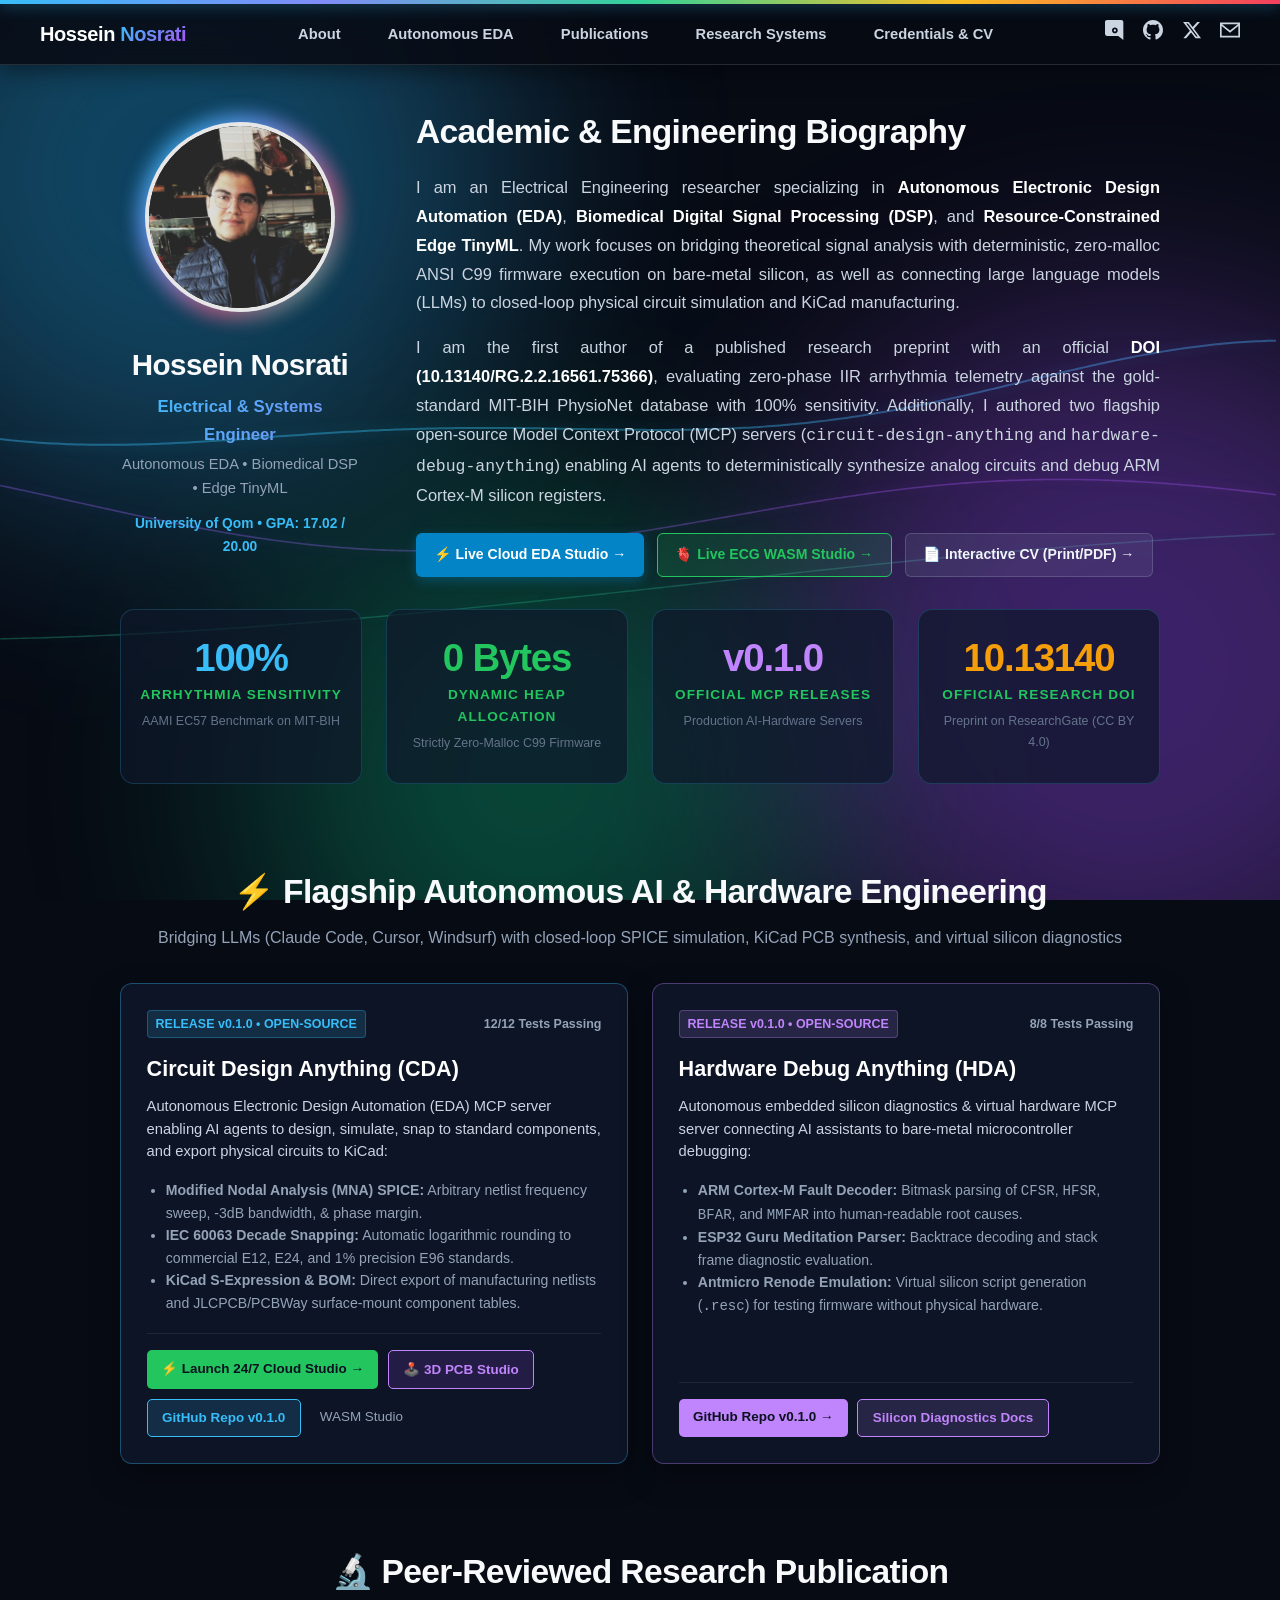
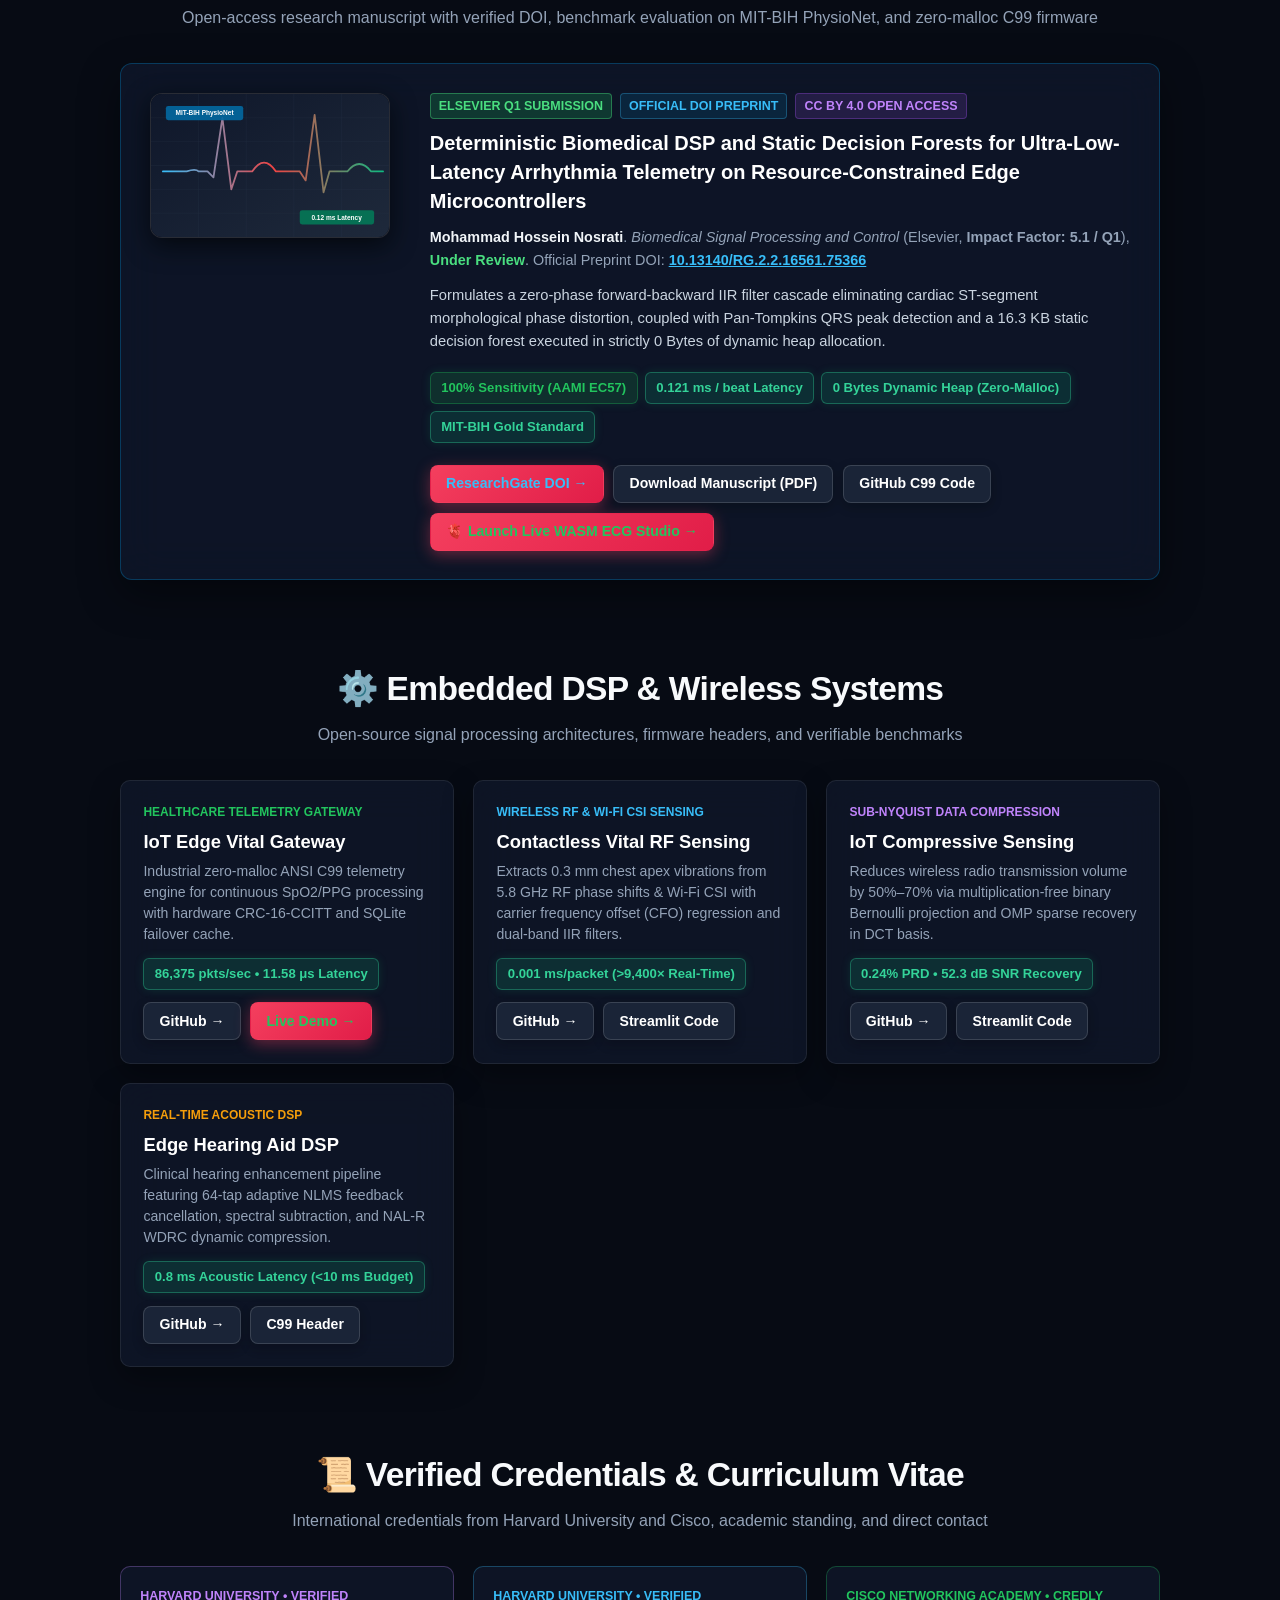
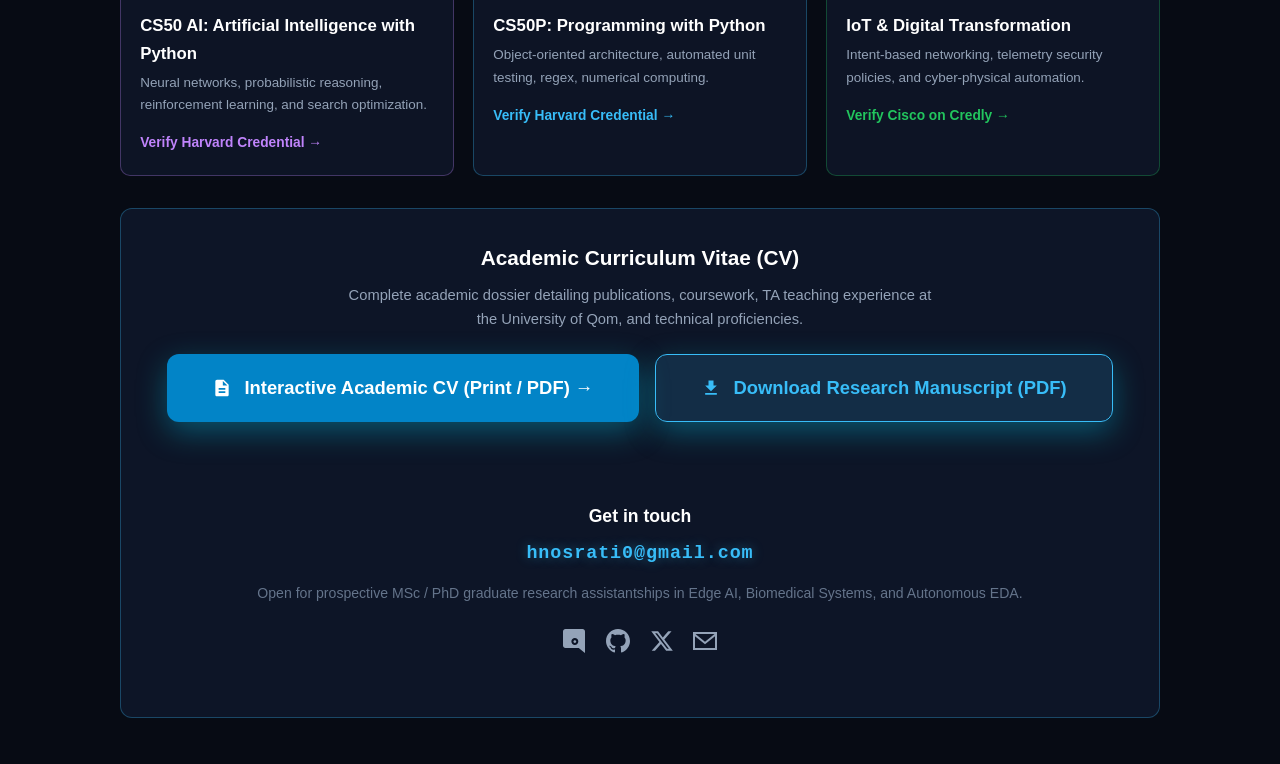
<file: index.html>
<!DOCTYPE html>
<html lang="en" style="background-color: #070b14;">

<head>
  <meta charset="UTF-8">
  <meta name="viewport" content="width=device-width, initial-scale=1.0">
  <title>Hossein Nosrati | Electrical Engineering Researcher • Autonomous EDA & Biomedical DSP</title>
  <meta name="description"
    content="Academic portfolio of Hossein Nosrati. Research in Autonomous EDA MCP Servers, Biomedical Digital Signal Processing, and Edge TinyML Systems.">
  <link rel="stylesheet" href="style.css?v=4.0">
</head>

<body style="background-color: #070b14; color: #cbd5e1;">

  <!-- Real-Time Interactive Animated DSP Carrier Wave Canvas -->
  <canvas id="dsp-canvas"></canvas>

  <!-- Ambient Dynamic Floating Mesh Glows -->
  <div class="ambient-glow-container">
    <div class="ambient-orb orb-1"></div>
    <div class="ambient-orb orb-2"></div>
    <div class="ambient-orb orb-3"></div>
  </div>

  <!-- Top Colorful Scientific Spectrum Bar -->
  <div class="top-gradient-bar"></div>

  <!-- Top Sticky Glassmorphism Header -->
  <header id="header">
    <a href="#about" class="nav-brand">Hossein <span>Nosrati</span></a>

    <nav>
      <ul class="nav-menu">
        <li><a href="#about">About</a></li>
        <li><a href="#flagship">Autonomous EDA</a></li>
        <li><a href="#publications">Publications</a></li>
        <li><a href="#projects">Research Systems</a></li>
        <li><a href="#credentials">Credentials &amp; CV</a></li>
      </ul>
    </nav>

    <ul class="nav-icons">
      <li>
        <a href="https://doi.org/10.13140/RG.2.2.16561.75366" title="ResearchGate (DOI)" target="_blank">
          <svg width="20" height="20" viewBox="0 0 24 24" fill="currentColor">
            <path
              d="M19.54 0c1.356 0 2.46 1.104 2.46 2.472v21.528l-2.58-2.052-3.636-2.892h-13.324c-1.356 0-2.46-1.104-2.46-2.472v-14.112c0-1.368 1.104-2.472 2.46-2.472h17.08zm-7.692 13.908c-.768 0-1.38-.612-1.38-1.38s.612-1.38 1.38-1.38 1.38.612 1.38 1.38-.612 1.38-1.38 1.38zm0-4.836c-1.908 0-3.456 1.548-3.456 3.456s1.548 3.456 3.456 3.456 3.456-1.548 3.456-3.456-1.548-3.456-3.456-3.456z" />
          </svg>
        </a>
      </li>
      <li>
        <a href="https://github.com/hosseinnosrati" title="GitHub" target="_blank">
          <svg width="20" height="20" viewBox="0 0 24 24" fill="currentColor">
            <path
              d="M12 0c-6.626 0-12 5.373-12 12 0 5.302 3.438 9.8 8.207 11.387.599.111.793-.261.793-.577v-2.234c-3.338.726-4.033-1.416-4.033-1.416-.546-1.387-1.333-1.756-1.333-1.756-1.089-.745.083-.729.083-.729 1.205.084 1.839 1.237 1.839 1.237 1.07 1.834 2.807 1.304 3.492.997.107-.775.418-1.305.762-1.604-2.665-.305-5.467-1.334-5.467-5.931 0-1.311.469-2.381 1.236-3.221-.124-.303-.535-1.524.117-3.176 0 0 1.008-.322 3.301 1.23.957-.266 1.983-.399 3.003-.404 1.02.005 2.047.138 3.006.404 2.291-1.552 3.297-1.23 3.297-1.23.653 1.653.242 2.874.118 3.176.77.84 1.235 1.911 1.235 3.221 0 4.609-2.807 5.624-5.479 5.921.43.372.823 1.102.823 2.222v3.293c0 .319.192.694.801.576 4.765-1.589 8.199-6.086 8.199-11.386 0-6.627-5.373-12-12-12z" />
          </svg>
        </a>
      </li>
      <li>
        <a href="https://x.com/MhosseinNosrati" title="X (Twitter)" target="_blank">
          <svg width="20" height="20" viewBox="0 0 24 24" fill="currentColor">
            <path d="M18.244 2.25h3.308l-7.227 8.26 8.502 11.24H16.17l-5.214-6.817L4.99 21.75H1.68l7.73-8.835L1.254 2.25H8.08l4.713 6.231zm-1.161 17.52h1.833L7.084 4.126H5.117z"/>
          </svg>
        </a>
      </li>
      <li>
        <a href="mailto:hnosrati0@gmail.com" title="Email">
          <svg width="20" height="20" viewBox="0 0 24 24" fill="currentColor">
            <path
              d="M0 3v18h24v-18h-24zm21.518 2l-9.518 7.713-9.518-7.713h19.036zm-19.518 14v-11.817l10 8.104 10-8.104v11.817h-20z" />
          </svg>
        </a>
      </li>
    </ul>
  </header>

  <!-- =========================================================================
       SECTION 1: HERO & ACADEMIC BIOGRAPHY
       ========================================================================= -->
  <section id="about" class="snap-section">
    <div class="container">
      <div class="hero-row">
        <div class="profile-col">
          <div class="photo-wrapper">
            <img src="assets/photo.jpg" alt="Hossein Nosrati" class="profile-photo">
          </div>
          <h1 class="profile-name">Hossein Nosrati</h1>
          <div class="profile-role">Electrical &amp; Systems Engineer</div>
          <div class="profile-dept">Autonomous EDA • Biomedical DSP • Edge TinyML</div>
          <div style="margin-top: 0.8rem; font-size: 0.86rem; color: #38bdf8; font-weight: 700;">
            University of Qom • GPA: 17.02 / 20.00
          </div>
        </div>

        <div class="bio-col">
          <h2>Academic &amp; Engineering Biography</h2>
          <p>
            I am an Electrical Engineering researcher specializing in <strong>Autonomous Electronic Design Automation (EDA)</strong>, 
            <strong>Biomedical Digital Signal Processing (DSP)</strong>, and <strong>Resource-Constrained Edge TinyML</strong>. 
            My work focuses on bridging theoretical signal analysis with deterministic, zero-malloc ANSI C99 firmware execution on bare-metal silicon, 
            as well as connecting large language models (LLMs) to closed-loop physical circuit simulation and KiCad manufacturing.
          </p>
          <p>
            I am the first author of a published research preprint with an official <strong>DOI (10.13140/RG.2.2.16561.75366)</strong>, 
            evaluating zero-phase IIR arrhythmia telemetry against the gold-standard MIT-BIH PhysioNet database with 100% sensitivity. 
            Additionally, I authored two flagship open-source Model Context Protocol (MCP) servers (<code>circuit-design-anything</code> and <code>hardware-debug-anything</code>) 
            enabling AI agents to deterministically synthesize analog circuits and debug ARM Cortex-M silicon registers.
          </p>

          <!-- 1-Click Interactive Showcase Buttons -->
          <div style="display: flex; gap: 0.8rem; flex-wrap: wrap; margin-top: 1.4rem;">
            <a href="https://circuit-design-anything-sgsl7u3hcr76gy96xsltgg.streamlit.app/" target="_blank" 
               style="background: #0284c7; color: #ffffff; padding: 0.6rem 1.1rem; border-radius: 6px; font-weight: 750; font-size: 0.88rem; text-decoration: none; display: inline-flex; align-items: center; gap: 6px; box-shadow: 0 4px 12px rgba(2,132,199,0.35);">
              ⚡ Live Cloud EDA Studio &rarr;
            </a>
            <a href="ecg_studio.html" target="_blank" 
               style="background: rgba(34, 197, 94, 0.15); color: #22c55e; border: 1px solid #22c55e; padding: 0.6rem 1.1rem; border-radius: 6px; font-weight: 750; font-size: 0.88rem; text-decoration: none; display: inline-flex; align-items: center; gap: 6px;">
              🫀 Live ECG WASM Studio &rarr;
            </a>
            <a href="cv.html" target="_blank" 
               style="background: rgba(148, 163, 184, 0.12); color: #f1f5f9; border: 1px solid rgba(148, 163, 184, 0.3); padding: 0.6rem 1.1rem; border-radius: 6px; font-weight: 700; font-size: 0.88rem; text-decoration: none; display: inline-flex; align-items: center; gap: 6px;">
              📄 Interactive CV (Print/PDF) &rarr;
            </a>
          </div>
        </div>
      </div>

      <!-- Verified Benchmarks Grid -->
      <div class="stats-grid" style="margin-top: 2rem;">
        <div class="stat-card">
          <div class="stat-number" style="color: #38bdf8;">100%</div>
          <div class="stat-label">Arrhythmia Sensitivity</div>
          <div class="stat-desc">AAMI EC57 Benchmark on MIT-BIH</div>
        </div>
        <div class="stat-card">
          <div class="stat-number" style="color: #22c55e;">0 Bytes</div>
          <div class="stat-label">Dynamic Heap Allocation</div>
          <div class="stat-desc">Strictly Zero-Malloc C99 Firmware</div>
        </div>
        <div class="stat-card">
          <div class="stat-number" style="color: #c084fc;">v0.1.0</div>
          <div class="stat-label">Official MCP Releases</div>
          <div class="stat-desc">Production AI-Hardware Servers</div>
        </div>
        <div class="stat-card">
          <div class="stat-number" style="color: #f59e0b;">10.13140</div>
          <div class="stat-label">Official Research DOI</div>
          <div class="stat-desc">Preprint on ResearchGate (CC BY 4.0)</div>
        </div>
      </div>
    </div>
  </section>

  <!-- =========================================================================
       SECTION 2: FLAGSHIP AUTONOMOUS AI & HARDWARE EDA (CDA & HDA)
       ========================================================================= -->
  <section id="flagship" class="snap-section" style="padding-top: 2rem;">
    <div class="container">
      <h2 class="section-heading">⚡ Flagship Autonomous AI &amp; Hardware Engineering</h2>
      <p class="section-subheading">Bridging LLMs (Claude Code, Cursor, Windsurf) with closed-loop SPICE simulation, KiCad PCB synthesis, and virtual silicon diagnostics</p>

      <div style="display: grid; grid-template-columns: repeat(auto-fit, minmax(360px, 1fr)); gap: 1.5rem; margin-top: 1.5rem;">
        
        <!-- Flagship 1: Circuit Design Anything (CDA) -->
        <div class="project-card-3d" style="background: rgba(15, 23, 42, 0.85); border: 1px solid rgba(56, 189, 248, 0.35); border-radius: 12px; padding: 1.6rem; display: flex; flex-direction: column; justify-content: space-between;">
          <div>
            <div style="display: flex; justify-content: space-between; align-items: center; margin-bottom: 0.8rem;">
              <span style="font-size: 0.78rem; font-weight: 800; color: #38bdf8; background: rgba(56, 189, 248, 0.15); border: 1px solid rgba(56, 189, 248, 0.3); padding: 3px 8px; border-radius: 4px;">RELEASE v0.1.0 • OPEN-SOURCE</span>
              <span style="font-size: 0.78rem; color: #94a3b8; font-weight: 600;">12/12 Tests Passing</span>
            </div>
            <h3 style="color: #ffffff; font-size: 1.35rem; margin-bottom: 0.5rem; font-weight: 800;">Circuit Design Anything (CDA)</h3>
            <p style="font-size: 0.92rem; color: #cbd5e1; line-height: 1.55; margin-bottom: 1rem;">
              Autonomous Electronic Design Automation (EDA) MCP server enabling AI agents to design, simulate, snap to standard components, and export physical circuits to KiCad:
            </p>
            <ul style="font-size: 0.88rem; color: #94a3b8; line-height: 1.6; margin-bottom: 1.2rem; padding-left: 1.2rem;">
              <li><strong>Modified Nodal Analysis (MNA) SPICE:</strong> Arbitrary netlist frequency sweep, -3dB bandwidth, &amp; phase margin.</li>
              <li><strong>IEC 60063 Decade Snapping:</strong> Automatic logarithmic rounding to commercial E12, E24, and 1% precision E96 standards.</li>
              <li><strong>KiCad S-Expression &amp; BOM:</strong> Direct export of manufacturing netlists and JLCPCB/PCBWay surface-mount component tables.</li>
            </ul>
          </div>
          <div style="display: flex; gap: 0.6rem; flex-wrap: wrap; border-top: 1px solid rgba(255,255,255,0.08); padding-top: 1rem;">
            <a href="https://circuit-design-anything-sgsl7u3hcr76gy96xsltgg.streamlit.app/" target="_blank" 
               style="background: #22c55e; color: #0b1120; font-weight: 800; font-size: 0.84rem; padding: 0.45rem 0.9rem; border-radius: 5px; text-decoration: none;">
              ⚡ Launch 24/7 Cloud Studio &rarr;
            </a>
            <a href="pcb_studio.html" target="_blank" 
               style="background: rgba(168, 85, 247, 0.15); color: #c084fc; border: 1px solid #c084fc; font-weight: 700; font-size: 0.84rem; padding: 0.45rem 0.9rem; border-radius: 5px; text-decoration: none;">
              🕹️ 3D PCB Studio
            </a>
            <a href="https://github.com/hosseinnosrati/circuit-design-anything" target="_blank" 
               style="background: rgba(56, 189, 248, 0.15); color: #38bdf8; border: 1px solid #38bdf8; font-weight: 700; font-size: 0.84rem; padding: 0.45rem 0.9rem; border-radius: 5px; text-decoration: none;">
              GitHub Repo v0.1.0
            </a>
            <a href="studio.html" target="_blank" 
               style="color: #94a3b8; font-size: 0.84rem; padding: 0.45rem 0.6rem; text-decoration: none;">
              WASM Studio
            </a>
          </div>
        </div>

        <!-- Flagship 2: Hardware Debug Anything (HDA) -->
        <div class="project-card-3d" style="background: rgba(15, 23, 42, 0.85); border: 1px solid rgba(192, 132, 252, 0.35); border-radius: 12px; padding: 1.6rem; display: flex; flex-direction: column; justify-content: space-between;">
          <div>
            <div style="display: flex; justify-content: space-between; align-items: center; margin-bottom: 0.8rem;">
              <span style="font-size: 0.78rem; font-weight: 800; color: #c084fc; background: rgba(192, 132, 252, 0.15); border: 1px solid rgba(192, 132, 252, 0.3); padding: 3px 8px; border-radius: 4px;">RELEASE v0.1.0 • OPEN-SOURCE</span>
              <span style="font-size: 0.78rem; color: #94a3b8; font-weight: 600;">8/8 Tests Passing</span>
            </div>
            <h3 style="color: #ffffff; font-size: 1.35rem; margin-bottom: 0.5rem; font-weight: 800;">Hardware Debug Anything (HDA)</h3>
            <p style="font-size: 0.92rem; color: #cbd5e1; line-height: 1.55; margin-bottom: 1rem;">
              Autonomous embedded silicon diagnostics &amp; virtual hardware MCP server connecting AI assistants to bare-metal microcontroller debugging:
            </p>
            <ul style="font-size: 0.88rem; color: #94a3b8; line-height: 1.6; margin-bottom: 1.2rem; padding-left: 1.2rem;">
              <li><strong>ARM Cortex-M Fault Decoder:</strong> Bitmask parsing of <code>CFSR</code>, <code>HFSR</code>, <code>BFAR</code>, and <code>MMFAR</code> into human-readable root causes.</li>
              <li><strong>ESP32 Guru Meditation Parser:</strong> Backtrace decoding and stack frame diagnostic evaluation.</li>
              <li><strong>Antmicro Renode Emulation:</strong> Virtual silicon script generation (<code>.resc</code>) for testing firmware without physical hardware.</li>
            </ul>
          </div>
          <div style="display: flex; gap: 0.6rem; flex-wrap: wrap; border-top: 1px solid rgba(255,255,255,0.08); padding-top: 1rem;">
            <a href="https://github.com/hosseinnosrati/hardware-debug-anything" target="_blank" 
               style="background: #c084fc; color: #0b1120; font-weight: 800; font-size: 0.84rem; padding: 0.45rem 0.9rem; border-radius: 5px; text-decoration: none;">
              GitHub Repo v0.1.0 &rarr;
            </a>
            <a href="https://github.com/hosseinnosrati/hardware-debug-anything#features" target="_blank" 
               style="background: rgba(192, 132, 252, 0.15); color: #c084fc; border: 1px solid #c084fc; font-weight: 700; font-size: 0.84rem; padding: 0.45rem 0.9rem; border-radius: 5px; text-decoration: none;">
              Silicon Diagnostics Docs
            </a>
          </div>
        </div>

      </div>
    </div>
  </section>

  <!-- =========================================================================
       SECTION 3: PEER-REVIEWED PUBLICATION & PHYSIOLOGICAL TELEMETRY
       ========================================================================= -->
  <section id="publications" class="snap-section" style="padding-top: 2rem;">
    <div class="container">
      <h2 class="section-heading">🔬 Peer-Reviewed Research Publication</h2>
      <p class="section-subheading">Open-access research manuscript with verified DOI, benchmark evaluation on MIT-BIH PhysioNet, and zero-malloc C99 firmware</p>

      <div class="pub-row tilt-card-3d" style="background: rgba(15, 23, 42, 0.85); border: 1px solid rgba(2, 132, 199, 0.35); border-radius: 12px; padding: 1.8rem; margin-top: 1.2rem;">
        <div class="pub-thumb">
          <img src="assets/ecg-preview.svg" alt="ECG DSP and TinyML Pipeline" style="border-radius: 8px;">
        </div>
        <div class="pub-details">
          <div style="display: flex; gap: 8px; flex-wrap: wrap; margin-bottom: 0.6rem;">
            <span style="background: rgba(34, 197, 94, 0.2); color: #4ade80; font-weight: 800; font-size: 0.78rem; padding: 2px 8px; border-radius: 4px; border: 1px solid rgba(74, 222, 128, 0.4);">ELSEVIER Q1 SUBMISSION</span>
            <span style="background: rgba(2, 132, 199, 0.15); color: #38bdf8; font-weight: 800; font-size: 0.78rem; padding: 2px 8px; border-radius: 4px; border: 1px solid rgba(56, 189, 248, 0.3);">OFFICIAL DOI PREPRINT</span>
            <span style="background: rgba(168, 85, 247, 0.15); color: #c084fc; font-weight: 800; font-size: 0.78rem; padding: 2px 8px; border-radius: 4px; border: 1px solid rgba(168, 85, 247, 0.3);">CC BY 4.0 OPEN ACCESS</span>
          </div>
          <h3 style="font-size: 1.25rem; font-weight: 800; color: #ffffff; line-height: 1.45; margin-bottom: 0.6rem;">
            Deterministic Biomedical DSP and Static Decision Forests for Ultra-Low-Latency Arrhythmia Telemetry on Resource-Constrained Edge Microcontrollers
          </h3>
          <p class="pub-citation" style="color: #94a3b8; font-size: 0.9rem; margin-bottom: 0.8rem;">
            <strong style="color: #f1f5f9;">Mohammad Hossein Nosrati</strong>. <em>Biomedical Signal Processing and Control</em> (Elsevier, <strong>Impact Factor: 5.1 / Q1</strong>), <span style="color: #4ade80; font-weight: 700;">Under Review</span>. Official Preprint DOI: 
            <a href="https://doi.org/10.13140/RG.2.2.16561.75366" target="_blank" style="color: #38bdf8; font-weight: 700;">10.13140/RG.2.2.16561.75366</a>
          </p>
          <p style="font-size: 0.92rem; color: #cbd5e1; line-height: 1.55; margin-bottom: 1.2rem;">
            Formulates a zero-phase forward-backward IIR filter cascade eliminating cardiac ST-segment morphological phase distortion, 
            coupled with Pan-Tompkins QRS peak detection and a 16.3 KB static decision forest executed in strictly 0 Bytes of dynamic heap allocation.
          </p>

          <div class="badge-group" style="margin-bottom: 1.4rem;">
            <span class="pub-metric-badge" style="background: rgba(34, 197, 94, 0.15); color: #22c55e; border-color: rgba(34, 197, 94, 0.3);">100% Sensitivity (AAMI EC57)</span>
            <span class="pub-metric-badge">0.121 ms / beat Latency</span>
            <span class="pub-metric-badge">0 Bytes Dynamic Heap (Zero-Malloc)</span>
            <span class="pub-metric-badge">MIT-BIH Gold Standard</span>
          </div>

          <div class="pub-links">
            <a href="https://doi.org/10.13140/RG.2.2.16561.75366" class="bracket-link accent" target="_blank" style="color: #38bdf8; font-weight: 750;">
              ResearchGate DOI &rarr;
            </a>
            <a href="Paper_Draft_IEEE_Format.pdf" class="bracket-link" download>
              Download Manuscript (PDF)
            </a>
            <a href="https://github.com/hosseinnosrati/edge-ecg-monitor" class="bracket-link" target="_blank">
              GitHub C99 Code
            </a>
            <a href="ecg_studio.html" class="bracket-link accent" target="_blank" style="color: #22c55e; font-weight: 750;">
              🫀 Launch Live WASM ECG Studio &rarr;
            </a>
          </div>
        </div>
      </div>
    </div>
  </section>

  <!-- =========================================================================
       SECTION 4: EMBEDDED DSP, WIRELESS RF & IOT TELEMETRY SYSTEMS
       ========================================================================= -->
  <section id="projects" class="snap-section" style="padding-top: 2rem;">
    <div class="container">
      <h2 class="section-heading">⚙️ Embedded DSP &amp; Wireless Systems</h2>
      <p class="section-subheading">Open-source signal processing architectures, firmware headers, and verifiable benchmarks</p>

      <div style="display: grid; grid-template-columns: repeat(auto-fit, minmax(280px, 1fr)); gap: 1.2rem; margin-top: 1.2rem;">

        <!-- Project 1: IoT Edge Vital Gateway -->
        <div class="project-card-3d" style="background: rgba(15, 23, 42, 0.8); border: 1px solid rgba(255,255,255,0.08); border-radius: 10px; padding: 1.4rem; display: flex; flex-direction: column; justify-content: space-between;">
          <div>
            <div style="font-size: 0.75rem; font-weight: 700; color: #22c55e; margin-bottom: 0.4rem;">HEALTHCARE TELEMETRY GATEWAY</div>
            <h4 style="font-size: 1.15rem; color: #ffffff; font-weight: 750; margin-bottom: 0.4rem;">IoT Edge Vital Gateway</h4>
            <p style="font-size: 0.88rem; color: #94a3b8; line-height: 1.5; margin-bottom: 0.8rem;">
              Industrial zero-malloc ANSI C99 telemetry engine for continuous SpO2/PPG processing with hardware CRC-16-CCITT and SQLite failover cache.
            </p>
          </div>
          <div>
            <div class="pub-metric-badge" style="margin-bottom: 0.8rem;">86,375 pkts/sec • 11.58 &mu;s Latency</div>
            <div class="pub-links">
              <a href="https://github.com/hosseinnosrati/iot-edge-vital-gateway" class="bracket-link" target="_blank">GitHub &rarr;</a>
              <a href="https://vital-edge-gateway.streamlit.app" class="bracket-link accent" target="_blank" style="color: #22c55e; font-weight: 750;">Live Demo &rarr;</a>
            </div>
          </div>
        </div>

        <!-- Project 2: Contactless Vital RF Sensing -->
        <div class="project-card-3d" style="background: rgba(15, 23, 42, 0.8); border: 1px solid rgba(255,255,255,0.08); border-radius: 10px; padding: 1.4rem; display: flex; flex-direction: column; justify-content: space-between;">
          <div>
            <div style="font-size: 0.75rem; font-weight: 700; color: #38bdf8; margin-bottom: 0.4rem;">WIRELESS RF &amp; WI-FI CSI SENSING</div>
            <h4 style="font-size: 1.15rem; color: #ffffff; font-weight: 750; margin-bottom: 0.4rem;">Contactless Vital RF Sensing</h4>
            <p style="font-size: 0.88rem; color: #94a3b8; line-height: 1.5; margin-bottom: 0.8rem;">
              Extracts 0.3 mm chest apex vibrations from 5.8 GHz RF phase shifts &amp; Wi-Fi CSI with carrier frequency offset (CFO) regression and dual-band IIR filters.
            </p>
          </div>
          <div>
            <div class="pub-metric-badge" style="margin-bottom: 0.8rem;">0.001 ms/packet (&gt;9,400&times; Real-Time)</div>
            <div class="pub-links">
              <a href="https://github.com/hosseinnosrati/contactless-vital-rf-sensing" class="bracket-link" target="_blank">GitHub &rarr;</a>
              <a href="https://github.com/hosseinnosrati/contactless-vital-rf-sensing/blob/main/app.py" class="bracket-link" target="_blank">Streamlit Code</a>
            </div>
          </div>
        </div>

        <!-- Project 3: IoT Compressive Sensing -->
        <div class="project-card-3d" style="background: rgba(15, 23, 42, 0.8); border: 1px solid rgba(255,255,255,0.08); border-radius: 10px; padding: 1.4rem; display: flex; flex-direction: column; justify-content: space-between;">
          <div>
            <div style="font-size: 0.75rem; font-weight: 700; color: #c084fc; margin-bottom: 0.4rem;">SUB-NYQUIST DATA COMPRESSION</div>
            <h4 style="font-size: 1.15rem; color: #ffffff; font-weight: 750; margin-bottom: 0.4rem;">IoT Compressive Sensing</h4>
            <p style="font-size: 0.88rem; color: #94a3b8; line-height: 1.5; margin-bottom: 0.8rem;">
              Reduces wireless radio transmission volume by 50%–70% via multiplication-free binary Bernoulli projection and OMP sparse recovery in DCT basis.
            </p>
          </div>
          <div>
            <div class="pub-metric-badge" style="margin-bottom: 0.8rem;">0.24% PRD • 52.3 dB SNR Recovery</div>
            <div class="pub-links">
              <a href="https://github.com/hosseinnosrati/iot-compressive-sensing" class="bracket-link" target="_blank">GitHub &rarr;</a>
              <a href="https://github.com/hosseinnosrati/iot-compressive-sensing/blob/main/app.py" class="bracket-link" target="_blank">Streamlit Code</a>
            </div>
          </div>
        </div>

        <!-- Project 4: Edge Hearing Aid DSP -->
        <div class="project-card-3d" style="background: rgba(15, 23, 42, 0.8); border: 1px solid rgba(255,255,255,0.08); border-radius: 10px; padding: 1.4rem; display: flex; flex-direction: column; justify-content: space-between;">
          <div>
            <div style="font-size: 0.75rem; font-weight: 700; color: #f59e0b; margin-bottom: 0.4rem;">REAL-TIME ACOUSTIC DSP</div>
            <h4 style="font-size: 1.15rem; color: #ffffff; font-weight: 750; margin-bottom: 0.4rem;">Edge Hearing Aid DSP</h4>
            <p style="font-size: 0.88rem; color: #94a3b8; line-height: 1.5; margin-bottom: 0.8rem;">
              Clinical hearing enhancement pipeline featuring 64-tap adaptive NLMS feedback cancellation, spectral subtraction, and NAL-R WDRC dynamic compression.
            </p>
          </div>
          <div>
            <div class="pub-metric-badge" style="margin-bottom: 0.8rem;">0.8 ms Acoustic Latency (&lt;10 ms Budget)</div>
            <div class="pub-links">
              <a href="https://github.com/hosseinnosrati/edge-hearing-aid-dsp" class="bracket-link" target="_blank">GitHub &rarr;</a>
              <a href="https://github.com/hosseinnosrati/edge-hearing-aid-dsp/blob/main/models/hearing_aid_dsp.h" class="bracket-link" target="_blank">C99 Header</a>
            </div>
          </div>
        </div>

      </div>
    </div>
  </section>

  <!-- =========================================================================
       SECTION 5: VERIFIED CREDENTIALS, HARVARD CERTIFICATES & CV
       ========================================================================= -->
  <section id="credentials" class="snap-section" style="padding-top: 2rem;">
    <div class="container">
      <h2 class="section-heading">📜 Verified Credentials &amp; Curriculum Vitae</h2>
      <p class="section-subheading">International credentials from Harvard University and Cisco, academic standing, and direct contact</p>

      <!-- Credentials Cards -->
      <div style="display: grid; grid-template-columns: repeat(auto-fit, minmax(300px, 1fr)); gap: 1.2rem; margin-top: 1.2rem;">
        
        <div style="background: rgba(15, 23, 42, 0.8); border: 1px solid rgba(192, 132, 252, 0.3); border-radius: 10px; padding: 1.2rem;">
          <div style="font-size: 0.78rem; font-weight: 800; color: #c084fc; text-transform: uppercase;">Harvard University • Verified</div>
          <div style="font-size: 1.05rem; font-weight: 800; color: #ffffff; margin: 0.3rem 0;">CS50 AI: Artificial Intelligence with Python</div>
          <p style="font-size: 0.84rem; color: #94a3b8; margin-bottom: 0.8rem;">Neural networks, probabilistic reasoning, reinforcement learning, and search optimization.</p>
          <a href="https://cs50.harvard.edu/certificates/6f42434c-d8b9-4bd9-80da-30d417c757ad" target="_blank" 
             style="color: #c084fc; font-size: 0.86rem; font-weight: 750; text-decoration: none;">
            Verify Harvard Credential &rarr;
          </a>
        </div>

        <div style="background: rgba(15, 23, 42, 0.8); border: 1px solid rgba(56, 189, 248, 0.3); border-radius: 10px; padding: 1.2rem;">
          <div style="font-size: 0.78rem; font-weight: 800; color: #38bdf8; text-transform: uppercase;">Harvard University • Verified</div>
          <div style="font-size: 1.05rem; font-weight: 800; color: #ffffff; margin: 0.3rem 0;">CS50P: Programming with Python</div>
          <p style="font-size: 0.84rem; color: #94a3b8; margin-bottom: 0.8rem;">Object-oriented architecture, automated unit testing, regex, numerical computing.</p>
          <a href="https://cs50.harvard.edu/certificates/9b4d5ca1-189c-4e76-b2e8-99d57466ec45" target="_blank" 
             style="color: #38bdf8; font-size: 0.86rem; font-weight: 750; text-decoration: none;">
            Verify Harvard Credential &rarr;
          </a>
        </div>

        <div style="background: rgba(15, 23, 42, 0.8); border: 1px solid rgba(34, 197, 94, 0.3); border-radius: 10px; padding: 1.2rem;">
          <div style="font-size: 0.78rem; font-weight: 800; color: #22c55e; text-transform: uppercase;">Cisco Networking Academy • Credly</div>
          <div style="font-size: 1.05rem; font-weight: 800; color: #ffffff; margin: 0.3rem 0;">IoT &amp; Digital Transformation</div>
          <p style="font-size: 0.84rem; color: #94a3b8; margin-bottom: 0.8rem;">Intent-based networking, telemetry security policies, and cyber-physical automation.</p>
          <a href="https://www.credly.com/badges/9421de56-080d-47d0-9413-912bdc368470/public_url" target="_blank" 
             style="color: #22c55e; font-size: 0.86rem; font-weight: 750; text-decoration: none;">
            Verify Cisco on Credly &rarr;
          </a>
        </div>

      </div>

      <!-- CV Download Box & Direct Contact -->
      <div style="background: rgba(15, 23, 42, 0.9); border: 1px solid rgba(56, 189, 248, 0.3); border-radius: 12px; padding: 2rem; margin-top: 2rem; text-align: center;">
        <h3 style="font-size: 1.3rem; color: #ffffff; font-weight: 800; margin-bottom: 0.5rem;">Academic Curriculum Vitae (CV)</h3>
        <p style="font-size: 0.92rem; color: #94a3b8; max-width: 600px; margin: 0 auto 1.4rem auto;">
          Complete academic dossier detailing publications, coursework, TA teaching experience at the University of Qom, and technical proficiencies.
        </p>

        <div style="display: flex; gap: 1rem; justify-content: center; flex-wrap: wrap; margin-bottom: 2rem;">
          <a href="cv.html" class="btn-download-cv" target="_blank" style="background: #0284c7; color: #ffffff; border: none; font-weight: 750;">
            <svg width="20" height="20" viewBox="0 0 24 24" fill="currentColor">
              <path d="M14 2H6c-1.1 0-1.99.9-1.99 2L4 20c0 1.1.89 2 1.99 2H18c1.1 0 2-.9 2-2V8l-6-6zm2 16H8v-2h8v2zm0-4H8v-2h8v2zm-3-5V3.5L18.5 9H13z"/>
            </svg>
            Interactive Academic CV (Print / PDF) &rarr;
          </a>
          <a href="Paper_Draft_IEEE_Format.pdf" class="btn-download-cv" download style="background: rgba(56, 189, 248, 0.15); color: #38bdf8; border: 1px solid #38bdf8;">
            <svg width="20" height="20" viewBox="0 0 24 24" fill="currentColor">
              <path d="M19 9h-4V3H9v6H5l7 7 7-7zM5 18v2h14v-2H5z" />
            </svg>
            Download Research Manuscript (PDF)
          </a>
        </div>

        <div class="footer-heading" style="font-size: 1.1rem; color: #ffffff; font-weight: 700; margin-bottom: 0.5rem;">Get in touch</div>
        <div class="footer-email-box" style="font-size: 1.15rem; font-weight: 800; color: #38bdf8; letter-spacing: 0.05em; margin-bottom: 0.8rem;">
          hnosrati0@gmail.com
        </div>
        <p style="font-size: 0.88rem; color: #64748b; margin-bottom: 1.5rem;">
          Open for prospective MSc / PhD graduate research assistantships in Edge AI, Biomedical Systems, and Autonomous EDA.
        </p>

        <ul class="footer-socials" style="display: flex; gap: 1.2rem; justify-content: center; list-style: none;">
          <li>
            <a href="https://doi.org/10.13140/RG.2.2.16561.75366" title="ResearchGate" target="_blank" style="color: #94a3b8;">
              <svg width="24" height="24" viewBox="0 0 24 24" fill="currentColor">
                <path d="M19.54 0c1.356 0 2.46 1.104 2.46 2.472v21.528l-2.58-2.052-3.636-2.892h-13.324c-1.356 0-2.46-1.104-2.46-2.472v-14.112c0-1.368 1.104-2.472 2.46-2.472h17.08zm-7.692 13.908c-.768 0-1.38-.612-1.38-1.38s.612-1.38 1.38-1.38 1.38.612 1.38 1.38-.612 1.38-1.38 1.38zm0-4.836c-1.908 0-3.456 1.548-3.456 3.456s1.548 3.456 3.456 3.456 3.456-1.548 3.456-3.456-1.548-3.456-3.456-3.456z"/>
              </svg>
            </a>
          </li>
          <li>
            <a href="https://github.com/hosseinnosrati" title="GitHub" target="_blank" style="color: #94a3b8;">
              <svg width="24" height="24" viewBox="0 0 24 24" fill="currentColor">
                <path d="M12 0c-6.626 0-12 5.373-12 12 0 5.302 3.438 9.8 8.207 11.387.599.111.793-.261.793-.577v-2.234c-3.338.726-4.033-1.416-4.033-1.416-.546-1.387-1.333-1.756-1.333-1.756-1.089-.745.083-.729.083-.729 1.205.084 1.839 1.237 1.839 1.237 1.07 1.834 2.807 1.304 3.492.997.107-.775.418-1.305.762-1.604-2.665-.305-5.467-1.334-5.467-5.931 0-1.311.469-2.381 1.236-3.221-.124-.303-.535-1.524.117-3.176 0 0 1.008-.322 3.301 1.23.957-.266 1.983-.399 3.003-.404 1.02.005 2.047.138 3.006.404 2.291-1.552 3.297-1.23 3.297-1.23.653 1.653.242 2.874.118 3.176.77.84 1.235 1.911 1.235 3.221 0 4.609-2.807 5.624-5.479 5.921.43.372.823 1.102.823 2.222v3.293c0 .319.192.694.801.576 4.765-1.589 8.199-6.086 8.199-11.386 0-6.627-5.373-12-12-12z"/>
              </svg>
            </a>
          </li>
          <li>
            <a href="https://x.com/MhosseinNosrati" title="X (Twitter)" target="_blank" style="color: #94a3b8;">
              <svg width="24" height="24" viewBox="0 0 24 24" fill="currentColor">
                <path d="M18.244 2.25h3.308l-7.227 8.26 8.502 11.24H16.17l-5.214-6.817L4.99 21.75H1.68l7.73-8.835L1.254 2.25H8.08l4.713 6.231zm-1.161 17.52h1.833L7.084 4.126H5.117z"/>
              </svg>
            </a>
          </li>
          <li>
            <a href="mailto:hnosrati0@gmail.com" title="Email" style="color: #94a3b8;">
              <svg width="24" height="24" viewBox="0 0 24 24" fill="currentColor">
                <path d="M0 3v18h24v-18h-24zm21.518 2l-9.518 7.713-9.518-7.713h19.036zm-19.518 14v-11.817l10 8.104 10-8.104v11.817h-20z"/>
              </svg>
            </a>
          </li>
        </ul>
      </div>

    </div>
  </section>

  <script src="script.js"></script>
</body>

</html>
</file>
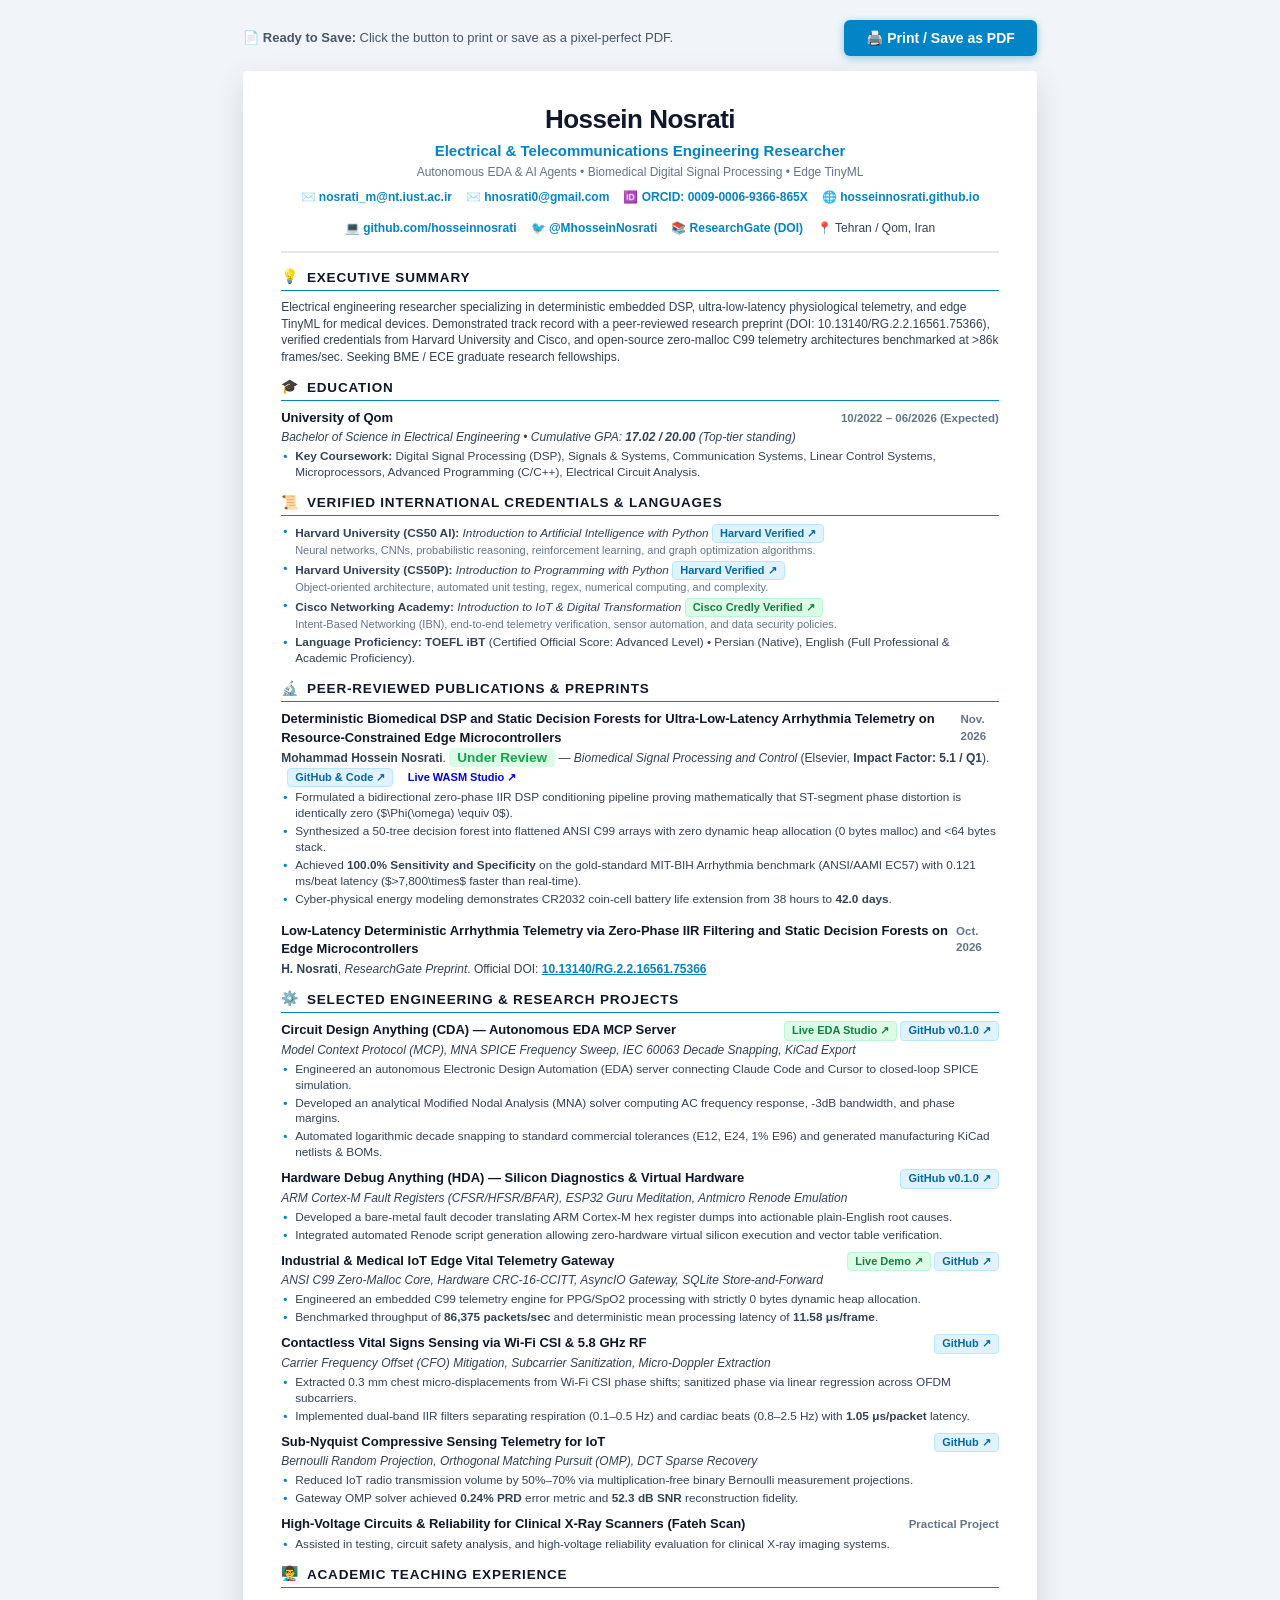
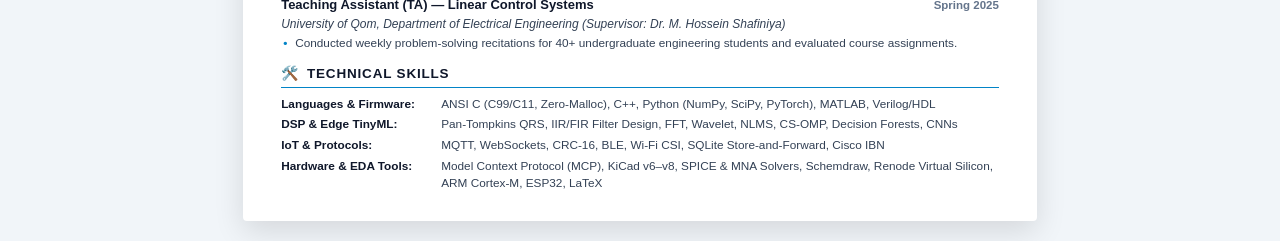
<file: cv.html>
<!DOCTYPE html>
<html lang="en">
<head>
    <meta charset="UTF-8">
    <meta name="viewport" content="width=device-width, initial-scale=1.0">
    <title>Hossein Nosrati - Academic Curriculum Vitae</title>
    <style>
        @page {
            size: A4;
            margin: 12mm 15mm 12mm 15mm;
        }
        @media print {
            body { -webkit-print-color-adjust: exact; print-color-adjust: exact; }
            .no-print { display: none !important; }
        }
        * {
            box-sizing: border-box;
            margin: 0;
            padding: 0;
            font-family: -apple-system, BlinkMacSystemFont, "Segoe UI", Roboto, Helvetica, Arial, sans-serif;
        }
        body {
            background-color: #f1f5f9;
            color: #0f172a;
            line-height: 1.42;
            padding: 20px;
        }
        .cv-wrapper {
            background: #ffffff;
            max-width: 210mm;
            margin: 0 auto;
            padding: 30px 38px;
            box-shadow: 0 10px 30px rgba(0,0,0,0.12);
            border-radius: 4px;
        }
        /* Action Bar */
        .action-bar {
            max-width: 210mm;
            margin: 0 auto 15px auto;
            display: flex;
            justify-content: space-between;
            align-items: center;
        }
        .btn-print {
            background: #0284c7;
            color: #ffffff;
            border: none;
            padding: 10px 22px;
            font-size: 14px;
            font-weight: 700;
            border-radius: 6px;
            cursor: pointer;
            box-shadow: 0 2px 8px rgba(2, 132, 199, 0.4);
            display: inline-flex;
            align-items: center;
            gap: 8px;
            text-decoration: none;
        }
        .btn-print:hover { background: #0369a1; }
        
        /* Header */
        .cv-header {
            text-align: center;
            border-bottom: 2px solid #e2e8f0;
            padding-bottom: 14px;
            margin-bottom: 14px;
        }
        .name {
            font-size: 26px;
            font-weight: 850;
            color: #0f172a;
            letter-spacing: -0.02em;
        }
        .title {
            font-size: 15px;
            font-weight: 700;
            color: #0284c7;
            margin: 2px 0 3px 0;
        }
        .subtitle {
            font-size: 12px;
            color: #64748b;
            font-weight: 500;
        }
        .contact-links {
            margin-top: 8px;
            font-size: 12px;
            color: #334155;
            display: flex;
            justify-content: center;
            flex-wrap: wrap;
            gap: 14px;
        }
        .contact-links a {
            color: #0284c7;
            text-decoration: none;
            font-weight: 600;
        }
        .contact-links a:hover { text-decoration: underline; }

        /* Section Styling */
        .section-title {
            font-size: 13.5px;
            font-weight: 800;
            color: #0f172a;
            text-transform: uppercase;
            letter-spacing: 0.06em;
            display: flex;
            align-items: center;
            gap: 8px;
            border-bottom: 1.5px solid #0284c7;
            padding-bottom: 3px;
            margin: 12px 0 8px 0;
        }
        .section-title span.icon {
            color: #0284c7;
            font-size: 14px;
        }

        /* Items */
        .entry {
            margin-bottom: 8px;
        }
        .entry-header {
            display: flex;
            justify-content: space-between;
            align-items: baseline;
            font-size: 13px;
        }
        .entry-title {
            font-weight: 750;
            color: #0f172a;
        }
        .entry-date {
            font-size: 11.5px;
            color: #64748b;
            font-weight: 600;
        }
        .entry-subtitle {
            font-size: 12px;
            color: #334155;
            font-style: italic;
            margin-top: 1px;
        }
        .entry-desc {
            font-size: 12px;
            color: #334155;
            margin-top: 2px;
            line-height: 1.38;
        }
        ul.bullet-list {
            list-style: none;
            padding-left: 0;
            margin-top: 3px;
        }
        ul.bullet-list li {
            position: relative;
            padding-left: 14px;
            font-size: 11.8px;
            color: #334155;
            margin-bottom: 2px;
            line-height: 1.35;
        }
        ul.bullet-list li::before {
            content: "•";
            position: absolute;
            left: 2px;
            color: #0284c7;
            font-weight: bold;
        }
        
        /* Badges */
        .badge-link {
            font-size: 11px;
            font-weight: 700;
            text-decoration: none;
            padding: 1px 7px;
            border-radius: 4px;
            display: inline-flex;
            align-items: center;
            gap: 3px;
        }
        .badge-cyan { background: #e0f2fe; color: #0369a1; border: 1px solid #bae6fd; }
        .badge-green { background: #dcfce7; color: #15803d; border: 1px solid #bbf7d0; }
        .badge-red { background: #fee2e2; color: #b91c1c; border: 1px solid #fecaca; }

        /* Skills Table */
        .skills-grid {
            display: grid;
            grid-template-columns: 160px 1fr;
            row-gap: 4px;
            font-size: 11.8px;
            margin-top: 4px;
        }
        .skill-cat {
            font-weight: 750;
            color: #0f172a;
        }
        .skill-val {
            color: #334155;
        }
    </style>
</head>
<body>

    <div class="action-bar no-print">
        <span style="font-size: 13px; color: #475569;">
            📄 <strong>Ready to Save:</strong> Click the button to print or save as a pixel-perfect PDF.
        </span>
        <button class="btn-print" onclick="window.print()">
            🖨️ Print / Save as PDF
        </button>
    </div>

    <div class="cv-wrapper">
        <!-- HEADER -->
        <header class="cv-header">
            <h1 class="name">Hossein Nosrati</h1>
            <div class="title">Electrical & Telecommunications Engineering Researcher</div>
            <div class="subtitle">Autonomous EDA & AI Agents • Biomedical Digital Signal Processing • Edge TinyML</div>
            <div class="contact-links">
                <span>✉️ <a href="mailto:nosrati_m@nt.iust.ac.ir">nosrati_m@nt.iust.ac.ir</a></span>
                <span>✉️ <a href="mailto:hnosrati0@gmail.com">hnosrati0@gmail.com</a></span>
                <span>🆔 <a href="https://orcid.org/0009-0006-9366-865X" target="_blank">ORCID: 0009-0006-9366-865X</a></span>
                <span>🌐 <a href="https://hosseinnosrati.github.io" target="_blank">hosseinnosrati.github.io</a></span>
                <span>💻 <a href="https://github.com/hosseinnosrati" target="_blank">github.com/hosseinnosrati</a></span>
                <span>🐦 <a href="https://x.com/MhosseinNosrati" target="_blank">@MhosseinNosrati</a></span>
                <span>📚 <a href="https://doi.org/10.13140/RG.2.2.16561.75366" target="_blank">ResearchGate (DOI)</a></span>
                <span>📍 Tehran / Qom, Iran</span>
            </div>
        </header>

        <!-- SUMMARY -->
        <section class="section">
            <div class="section-title"><span class="icon">💡</span> Executive Summary</div>
            <p class="entry-desc">
                Electrical engineering researcher specializing in deterministic embedded DSP, ultra-low-latency physiological telemetry, and edge TinyML for medical devices. Demonstrated track record with a peer-reviewed research preprint (DOI: 10.13140/RG.2.2.16561.75366), verified credentials from Harvard University and Cisco, and open-source zero-malloc C99 telemetry architectures benchmarked at &gt;86k frames/sec. Seeking BME / ECE graduate research fellowships.
            </p>
        </section>

        <!-- EDUCATION -->
        <section class="section">
            <div class="section-title"><span class="icon">🎓</span> Education</div>
            <div class="entry">
                <div class="entry-header">
                    <span class="entry-title">University of Qom</span>
                    <span class="entry-date">10/2022 – 06/2026 (Expected)</span>
                </div>
                <div class="entry-subtitle">Bachelor of Science in Electrical Engineering • Cumulative GPA: <strong>17.02 / 20.00</strong> (Top-tier standing)</div>
                <ul class="bullet-list">
                    <li><strong>Key Coursework:</strong> Digital Signal Processing (DSP), Signals & Systems, Communication Systems, Linear Control Systems, Microprocessors, Advanced Programming (C/C++), Electrical Circuit Analysis.</li>
                </ul>
            </div>
        </section>

        <!-- VERIFIED CREDENTIALS -->
        <section class="section">
            <div class="section-title"><span class="icon">📜</span> Verified International Credentials & Languages</div>
            <div class="entry">
                <ul class="bullet-list">
                    <li>
                        <strong>Harvard University (CS50 AI):</strong> <em>Introduction to Artificial Intelligence with Python</em>
                        <a href="https://cs50.harvard.edu/certificates/6f42434c-d8b9-4bd9-80da-30d417c757ad" target="_blank" class="badge-link badge-cyan">Harvard Verified ↗</a>
                        <br><span style="color: #64748b; font-size: 11px;">Neural networks, CNNs, probabilistic reasoning, reinforcement learning, and graph optimization algorithms.</span>
                    </li>
                    <li>
                        <strong>Harvard University (CS50P):</strong> <em>Introduction to Programming with Python</em>
                        <a href="https://cs50.harvard.edu/certificates/9b4d5ca1-189c-4e76-b2e8-99d57466ec45" target="_blank" class="badge-link badge-cyan">Harvard Verified ↗</a>
                        <br><span style="color: #64748b; font-size: 11px;">Object-oriented architecture, automated unit testing, regex, numerical computing, and complexity.</span>
                    </li>
                    <li>
                        <strong>Cisco Networking Academy:</strong> <em>Introduction to IoT & Digital Transformation</em>
                        <a href="https://www.credly.com/badges/9421de56-080d-47d0-9413-912bdc368470/public_url" target="_blank" class="badge-link badge-green">Cisco Credly Verified ↗</a>
                        <br><span style="color: #64748b; font-size: 11px;">Intent-Based Networking (IBN), end-to-end telemetry verification, sensor automation, and data security policies.</span>
                    </li>
                    <li>
                        <strong>Language Proficiency:</strong> <strong>TOEFL iBT</strong> (Certified Official Score: Advanced Level) • Persian (Native), English (Full Professional & Academic Proficiency).
                    </li>
                </ul>
            </div>
        </section>

        <!-- FEATURED PUBLICATIONS -->
        <section class="section">
            <div class="section-title"><span class="icon">🔬</span> Peer-Reviewed Publications & Preprints</div>
            
            <!-- Journal Paper Under Review -->
            <div class="entry">
                <div class="entry-header">
                    <span class="entry-title">Deterministic Biomedical DSP and Static Decision Forests for Ultra-Low-Latency Arrhythmia Telemetry on Resource-Constrained Edge Microcontrollers</span>
                    <span class="entry-date">Nov. 2026</span>
                </div>
                <div class="entry-desc">
                    <strong>Mohammad Hossein Nosrati</strong>. 
                    <span style="color: #16a34a; font-weight: 700; background: #dcfce7; padding: 2px 8px; border-radius: 4px; font-size: 0.85rem;">Under Review</span> — <em>Biomedical Signal Processing and Control</em> (Elsevier, <strong>Impact Factor: 5.1 / Q1</strong>).
                    <a href="https://github.com/hosseinnosrati/edge-ecg-monitor" target="_blank" class="badge-link badge-cyan" style="margin-left: 6px;">GitHub & Code ↗</a>
                    <a href="https://hosseinnosrati.github.io/ecg_studio.html" target="_blank" class="badge-link badge-purple" style="margin-left: 4px;">Live WASM Studio ↗</a>
                </div>
                <ul class="bullet-list">
                    <li>Formulated a bidirectional zero-phase IIR DSP conditioning pipeline proving mathematically that ST-segment phase distortion is identically zero ($\Phi(\omega) \equiv 0$).</li>
                    <li>Synthesized a 50-tree decision forest into flattened ANSI C99 arrays with zero dynamic heap allocation (0 bytes malloc) and &lt;64 bytes stack.</li>
                    <li>Achieved <strong>100.0% Sensitivity and Specificity</strong> on the gold-standard MIT-BIH Arrhythmia benchmark (ANSI/AAMI EC57) with 0.121 ms/beat latency ($&gt;7,800\times$ faster than real-time).</li>
                    <li>Cyber-physical energy modeling demonstrates CR2032 coin-cell battery life extension from 38 hours to <strong>42.0 days</strong>.</li>
                </ul>
            </div>

            <!-- Published DOI Preprint -->
            <div class="entry" style="margin-top: 14px;">
                <div class="entry-header">
                    <span class="entry-title">Low-Latency Deterministic Arrhythmia Telemetry via Zero-Phase IIR Filtering and Static Decision Forests on Edge Microcontrollers</span>
                    <span class="entry-date">Oct. 2026</span>
                </div>
                <div class="entry-desc">
                    <strong>H. Nosrati</strong>, <em>ResearchGate Preprint</em>. Official DOI: <a href="https://doi.org/10.13140/RG.2.2.16561.75366" target="_blank" style="color: #0284c7; font-weight: 700;">10.13140/RG.2.2.16561.75366</a>
                </div>
            </div>
        </section>

        <!-- SELECTED PROJECTS -->
        <section class="section">
            <div class="section-title"><span class="icon">⚙️</span> Selected Engineering & Research Projects</div>
            
            <!-- Project 0: CDA -->
            <div class="entry">
                <div class="entry-header">
                    <span class="entry-title">Circuit Design Anything (CDA) — Autonomous EDA MCP Server</span>
                    <span class="entry-date">
                        <a href="https://circuit-design-anything-sgsl7u3hcr76gy96xsltgg.streamlit.app" target="_blank" class="badge-link badge-green">Live EDA Studio ↗</a>
                        <a href="https://github.com/hosseinnosrati/circuit-design-anything" target="_blank" class="badge-link badge-cyan">GitHub v0.1.0 ↗</a>
                    </span>
                </div>
                <div class="entry-subtitle">Model Context Protocol (MCP), MNA SPICE Frequency Sweep, IEC 60063 Decade Snapping, KiCad Export</div>
                <ul class="bullet-list">
                    <li>Engineered an autonomous Electronic Design Automation (EDA) server connecting Claude Code and Cursor to closed-loop SPICE simulation.</li>
                    <li>Developed an analytical Modified Nodal Analysis (MNA) solver computing AC frequency response, -3dB bandwidth, and phase margins.</li>
                    <li>Automated logarithmic decade snapping to standard commercial tolerances (E12, E24, 1% E96) and generated manufacturing KiCad netlists & BOMs.</li>
                </ul>
            </div>

            <!-- Project 0b: HDA -->
            <div class="entry">
                <div class="entry-header">
                    <span class="entry-title">Hardware Debug Anything (HDA) — Silicon Diagnostics & Virtual Hardware</span>
                    <span class="entry-date">
                        <a href="https://github.com/hosseinnosrati/hardware-debug-anything" target="_blank" class="badge-link badge-cyan">GitHub v0.1.0 ↗</a>
                    </span>
                </div>
                <div class="entry-subtitle">ARM Cortex-M Fault Registers (CFSR/HFSR/BFAR), ESP32 Guru Meditation, Antmicro Renode Emulation</div>
                <ul class="bullet-list">
                    <li>Developed a bare-metal fault decoder translating ARM Cortex-M hex register dumps into actionable plain-English root causes.</li>
                    <li>Integrated automated Renode script generation allowing zero-hardware virtual silicon execution and vector table verification.</li>
                </ul>
            </div>

            <!-- Project 1 -->
            <div class="entry">
                <div class="entry-header">
                    <span class="entry-title">Industrial & Medical IoT Edge Vital Telemetry Gateway</span>
                    <span class="entry-date">
                        <a href="https://vital-edge-gateway.streamlit.app" target="_blank" class="badge-link badge-green">Live Demo ↗</a>
                        <a href="https://github.com/hosseinnosrati/iot-edge-vital-gateway" target="_blank" class="badge-link badge-cyan">GitHub ↗</a>
                    </span>
                </div>
                <div class="entry-subtitle">ANSI C99 Zero-Malloc Core, Hardware CRC-16-CCITT, AsyncIO Gateway, SQLite Store-and-Forward</div>
                <ul class="bullet-list">
                    <li>Engineered an embedded C99 telemetry engine for PPG/SpO2 processing with strictly 0 bytes dynamic heap allocation.</li>
                    <li>Benchmarked throughput of <strong>86,375 packets/sec</strong> and deterministic mean processing latency of <strong>11.58 &mu;s/frame</strong>.</li>
                </ul>
            </div>

            <!-- Project 2 -->
            <div class="entry">
                <div class="entry-header">
                    <span class="entry-title">Contactless Vital Signs Sensing via Wi-Fi CSI & 5.8 GHz RF</span>
                    <span class="entry-date"><a href="https://github.com/hosseinnosrati/contactless-vital-rf-sensing" target="_blank" class="badge-link badge-cyan">GitHub ↗</a></span>
                </div>
                <div class="entry-subtitle">Carrier Frequency Offset (CFO) Mitigation, Subcarrier Sanitization, Micro-Doppler Extraction</div>
                <ul class="bullet-list">
                    <li>Extracted 0.3 mm chest micro-displacements from Wi-Fi CSI phase shifts; sanitized phase via linear regression across OFDM subcarriers.</li>
                    <li>Implemented dual-band IIR filters separating respiration (0.1–0.5 Hz) and cardiac beats (0.8–2.5 Hz) with <strong>1.05 &mu;s/packet</strong> latency.</li>
                </ul>
            </div>

            <!-- Project 3 -->
            <div class="entry">
                <div class="entry-header">
                    <span class="entry-title">Sub-Nyquist Compressive Sensing Telemetry for IoT</span>
                    <span class="entry-date"><a href="https://github.com/hosseinnosrati/iot-compressive-sensing" target="_blank" class="badge-link badge-cyan">GitHub ↗</a></span>
                </div>
                <div class="entry-subtitle">Bernoulli Random Projection, Orthogonal Matching Pursuit (OMP), DCT Sparse Recovery</div>
                <ul class="bullet-list">
                    <li>Reduced IoT radio transmission volume by 50%–70% via multiplication-free binary Bernoulli measurement projections.</li>
                    <li>Gateway OMP solver achieved <strong>0.24% PRD</strong> error metric and <strong>52.3 dB SNR</strong> reconstruction fidelity.</li>
                </ul>
            </div>

            <!-- Project 4: Clinical X-Ray Fateh Scan -->
            <div class="entry">
                <div class="entry-header">
                    <span class="entry-title">High-Voltage Circuits & Reliability for Clinical X-Ray Scanners (Fateh Scan)</span>
                    <span class="entry-date">Practical Project</span>
                </div>
                <ul class="bullet-list">
                    <li>Assisted in testing, circuit safety analysis, and high-voltage reliability evaluation for clinical X-ray imaging systems.</li>
                </ul>
            </div>
        </section>

        <!-- TEACHING EXPERIENCE -->
        <section class="section">
            <div class="section-title"><span class="icon">👨‍🏫</span> Academic Teaching Experience</div>
            <div class="entry">
                <div class="entry-header">
                    <span class="entry-title">Teaching Assistant (TA) — Linear Control Systems</span>
                    <span class="entry-date">Spring 2025</span>
                </div>
                <div class="entry-subtitle">University of Qom, Department of Electrical Engineering (Supervisor: Dr. M. Hossein Shafiniya)</div>
                <ul class="bullet-list">
                    <li>Conducted weekly problem-solving recitations for 40+ undergraduate engineering students and evaluated course assignments.</li>
                </ul>
            </div>
        </section>

        <!-- SKILLS -->
        <section class="section">
            <div class="section-title"><span class="icon">🛠️</span> Technical Skills</div>
            <div class="skills-grid">
                <div class="skill-cat">Languages & Firmware:</div>
                <div class="skill-val">ANSI C (C99/C11, Zero-Malloc), C++, Python (NumPy, SciPy, PyTorch), MATLAB, Verilog/HDL</div>
                
                <div class="skill-cat">DSP & Edge TinyML:</div>
                <div class="skill-val">Pan-Tompkins QRS, IIR/FIR Filter Design, FFT, Wavelet, NLMS, CS-OMP, Decision Forests, CNNs</div>
                
                <div class="skill-cat">IoT & Protocols:</div>
                <div class="skill-val">MQTT, WebSockets, CRC-16, BLE, Wi-Fi CSI, SQLite Store-and-Forward, Cisco IBN</div>
                
                <div class="skill-cat">Hardware & EDA Tools:</div>
                <div class="skill-val">Model Context Protocol (MCP), KiCad v6–v8, SPICE & MNA Solvers, Schemdraw, Renode Virtual Silicon, ARM Cortex-M, ESP32, LaTeX</div>
            </div>
        </section>
    </div>

</body>
</html>
</file>
<file: style.css>
/* ==========================================================================
   Cyber-Academic 3D Section-by-Section Scroll Snap Theme
   Palette: Deep Space Obsidian (#070b14), Neon Cyan, Electric Violet & Emerald
   Features: Fullpage 3D Section Snap, Floating Navigator Dots, DSP Sine Canvas
   ========================================================================== */

:root {
  --bg-deep: #070b14;
  --bg-surface: rgba(15, 23, 42, 0.78);
  --bg-surface-hover: rgba(30, 41, 59, 0.88);

  --cyan: #38bdf8;
  --cyan-bright: #06b6d4;
  --indigo: #818cf8;
  --violet: #a855f7;
  --emerald: #34d399;
  --rose: #fb7185;

  --text-white: #f8fafc;
  --text-silver: #cbd5e1;
  --text-muted: #94a3b8;

  --glass-border: rgba(255, 255, 255, 0.12);
  --glass-border-hover: rgba(56, 189, 248, 0.5);
}

* {
  margin: 0;
  padding: 0;
  box-sizing: border-box;
}

html {
  scroll-behavior: smooth;
  scroll-snap-type: none;
  overflow-y: scroll;
  background-color: #070b14;
}

body {
  font-family: -apple-system, BlinkMacSystemFont, "Segoe UI", Roboto, "Helvetica Neue", Arial, sans-serif;
  color: var(--text-silver);
  background-color: #070b14;
  line-height: 1.65;
  font-size: 16px;
  overflow-x: hidden;
  position: relative;
  -webkit-font-smoothing: antialiased;
}

/* 1. Canvas for Real-Time DSP Waves */
#dsp-canvas {
  position: fixed;
  top: 0;
  left: 0;
  width: 100vw;
  height: 100vh;
  pointer-events: none;
  z-index: 0;
}

/* 2. Floating Aurora Mesh Gradients */
.ambient-glow-container {
  position: fixed;
  top: 0;
  left: 0;
  width: 100vw;
  height: 100vh;
  overflow: hidden;
  pointer-events: none;
  z-index: 0;
}

.ambient-orb {
  position: absolute;
  border-radius: 50%;
  filter: blur(120px);
  opacity: 0.38;
}

.orb-1 {
  width: 650px;
  height: 650px;
  background: radial-gradient(circle, #0284c7 0%, #38bdf8 60%, transparent 100%);
  top: -150px;
  left: -150px;
}

.orb-2 {
  width: 700px;
  height: 700px;
  background: radial-gradient(circle, #7c3aed 0%, #a855f7 60%, transparent 100%);
  top: 35%;
  right: -200px;
}

.orb-3 {
  width: 550px;
  height: 550px;
  background: radial-gradient(circle, #059669 0%, #10b981 60%, transparent 100%);
  bottom: -150px;
  left: 20%;
}

/* 3. Top Vivid Spectrum Bar */
.top-gradient-bar {
  height: 4px;
  width: 100%;
  background: linear-gradient(90deg, #38bdf8 0%, #818cf8 25%, #34d399 50%, #fbbf24 75%, #f43f5e 100%);
  position: fixed;
  top: 0;
  left: 0;
  z-index: 1002;
  box-shadow: 0 0 15px rgba(56, 189, 248, 0.7);
}

/* 4. Compact Sticky Header */
#header {
  position: fixed;
  top: 4px;
  left: 0;
  width: 100%;
  z-index: 1001;
  background: rgba(7, 11, 20, 0.88);
  backdrop-filter: blur(20px);
  -webkit-backdrop-filter: blur(20px);
  border-bottom: 1px solid var(--glass-border);
  padding: 0.85rem 2.5rem;
  display: flex;
  justify-content: space-between;
  align-items: center;
  box-shadow: 0 4px 25px rgba(0, 0, 0, 0.5);
}

.nav-brand {
  font-size: 1.25rem;
  font-weight: 850;
  color: #ffffff;
  text-decoration: none;
  letter-spacing: -0.02em;
}

.nav-brand span {
  background: linear-gradient(135deg, #38bdf8 0%, #a855f7 100%);
  -webkit-background-clip: text;
  -webkit-text-fill-color: transparent;
}

.nav-menu {
  display: flex;
  list-style: none;
  gap: 1.75rem;
  align-items: center;
}

.nav-menu a {
  color: var(--text-silver);
  text-decoration: none;
  font-size: 0.92rem;
  font-weight: 600;
  transition: all 0.2s;
  padding: 0.3rem 0.6rem;
  border-radius: 6px;
}

.nav-menu a:hover {
  color: #ffffff;
  background: rgba(255, 255, 255, 0.08);
}

.nav-icons {
  display: flex;
  gap: 1.15rem;
  list-style: none;
  align-items: center;
}

.nav-icons a {
  color: var(--text-silver);
  text-decoration: none;
  transition: all 0.25s ease;
  display: inline-flex;
}

.nav-icons a:hover {
  color: var(--cyan);
  transform: translateY(-2px) scale(1.15);
  filter: drop-shadow(0 0 8px rgba(56, 189, 248, 0.8));
}

/* 5. Clean Academic Flow Sections */
.snap-section {
  min-height: auto;
  width: 100%;
  display: flex;
  flex-direction: column;
  justify-content: flex-start;
  align-items: center;
  position: relative;
  padding: 4.5rem 1.5rem 3rem 1.5rem;
  z-index: 1;
}

#about.snap-section {
  padding-top: 6.5rem;
}

.container {
  max-width: 1040px;
  width: 100%;
  margin: 0 auto;
  position: relative;
  z-index: 1;
}

/* 6. Section 3D Transitions */
.reveal-3d {
  opacity: 1; /* Safe default so content is never blank */
  transform: perspective(1000px) rotateX(0deg) translateY(0) scale(1);
  transition: transform 0.85s cubic-bezier(0.16, 1, 0.3, 1), opacity 0.85s ease;
}

/* 7. Floating 3D Navigation Dots on Right Side */
.section-nav-dots {
  position: fixed;
  right: 2rem;
  top: 50%;
  transform: translateY(-50%);
  display: flex;
  flex-direction: column;
  gap: 1.25rem;
  z-index: 1000;
  list-style: none;
}

.dot-item a {
  width: 12px;
  height: 12px;
  border-radius: 50%;
  background: rgba(255, 255, 255, 0.25);
  border: 1px solid rgba(255, 255, 255, 0.4);
  display: block;
  transition: all 0.3s ease;
  position: relative;
  text-decoration: none;
}

.dot-item a:hover, .dot-item a.active {
  background: var(--cyan);
  box-shadow: 0 0 12px var(--cyan);
  transform: scale(1.4);
}

.dot-item .dot-label {
  position: absolute;
  right: 24px;
  top: 50%;
  transform: translateY(-50%);
  background: rgba(15, 23, 42, 0.9);
  color: #ffffff;
  font-size: 0.78rem;
  font-weight: 700;
  padding: 0.2rem 0.6rem;
  border-radius: 4px;
  white-space: nowrap;
  opacity: 0;
  pointer-events: none;
  transition: opacity 0.2s, transform 0.2s;
  border: 1px solid var(--glass-border);
}

.dot-item a:hover .dot-label {
  opacity: 1;
  transform: translateY(-50%) translateX(-4px);
}

/* Section 1: Hero & Profile */
.hero-row {
  display: grid;
  grid-template-columns: 240px 1fr;
  gap: 3.5rem;
  align-items: center;
}

.profile-col {
  text-align: center;
}

.photo-wrapper {
  position: relative;
  display: inline-block;
  margin-bottom: 1.25rem;
}

.photo-wrapper::before {
  content: "";
  position: absolute;
  top: -6px;
  left: -6px;
  right: -6px;
  bottom: -6px;
  border-radius: 50%;
  background: linear-gradient(135deg, #06b6d4, #818cf8, #f43f5e, #10b981);
  z-index: 0;
  filter: blur(10px);
  opacity: 0.85;
  animation: pulseGlow 4s ease-in-out infinite alternate;
}

@keyframes pulseGlow {
  0% { transform: scale(0.97); opacity: 0.7; }
  100% { transform: scale(1.05); opacity: 1; }
}

.profile-photo {
  width: 190px;
  height: 190px;
  border-radius: 50%;
  object-fit: cover;
  border: 4px solid rgba(255, 255, 255, 0.9);
  position: relative;
  z-index: 1;
  background-color: var(--bg-deep);
  display: block;
  box-shadow: 0 0 25px rgba(56, 189, 248, 0.35);
}

.profile-name {
  font-size: 1.85rem;
  font-weight: 850;
  color: var(--text-white);
  letter-spacing: -0.02em;
  margin-bottom: 0.25rem;
}

.profile-role {
  font-size: 1.05rem;
  font-weight: 750;
  background: linear-gradient(135deg, #38bdf8 0%, #818cf8 100%);
  -webkit-background-clip: text;
  -webkit-text-fill-color: transparent;
  margin-bottom: 0.2rem;
}

.profile-dept {
  font-size: 0.92rem;
  font-weight: 500;
  color: var(--text-muted);
}

.bio-col h2 {
  font-size: 2.1rem;
  font-weight: 850;
  color: var(--text-white);
  letter-spacing: -0.02em;
  margin-bottom: 0.85rem;
}

.bio-col p {
  color: var(--text-silver);
  font-size: 1.03rem;
  line-height: 1.75;
  margin-bottom: 1rem;
  text-align: justify;
}

.bio-col strong {
  color: #ffffff;
}

/* Highlights Box */
.highlights-container {
  padding: 1.75rem 2rem;
  background: var(--bg-surface);
  backdrop-filter: blur(20px);
  -webkit-backdrop-filter: blur(20px);
  border: 1px solid var(--glass-border);
  border-radius: 16px;
  box-shadow: 0 12px 35px rgba(0, 0, 0, 0.4);
  margin-top: 1.5rem;
}

.highlights-container h3 {
  font-size: 1.3rem;
  font-weight: 850;
  color: var(--text-white);
  margin-bottom: 1rem;
  display: flex;
  align-items: center;
  gap: 0.5rem;
}

.highlights-list {
  list-style: none;
}

.highlights-list li {
  position: relative;
  padding-left: 1.75rem;
  margin-bottom: 0.75rem;
  font-size: 0.94rem;
  color: var(--text-silver);
  line-height: 1.6;
}

.highlights-list li::before {
  content: "";
  position: absolute;
  left: 0;
  top: 0.55rem;
  width: 9px;
  height: 9px;
  border-radius: 50%;
  background: #38bdf8;
  box-shadow: 0 0 10px #38bdf8;
}

.date-tag {
  font-weight: 800;
  color: #ffffff;
  background: linear-gradient(135deg, #f43f5e 0%, #e11d48 100%);
  padding: 0.12rem 0.5rem;
  border-radius: 6px;
  font-size: 0.82rem;
  box-shadow: 0 0 10px rgba(244, 63, 94, 0.5);
  display: inline-block;
  margin-right: 0.4rem;
}

/* Scroll Hint Indicator */
.scroll-hint {
  margin-top: 1.5rem;
  text-align: center;
  color: var(--cyan);
  font-size: 0.9rem;
  font-weight: 700;
  display: flex;
  align-items: center;
  justify-content: center;
  gap: 0.5rem;
  animation: bounceHint 2s infinite ease-in-out;
}

@keyframes bounceHint {
  0%, 100% { transform: translateY(0); }
  50% { transform: translateY(6px); }
}

/* Section Headings */
.section-heading {
  font-size: 2.1rem;
  font-weight: 850;
  color: var(--text-white);
  text-align: center;
  margin-bottom: 0.35rem;
  letter-spacing: -0.02em;
}

.section-subheading {
  text-align: center;
  color: var(--text-muted);
  font-size: 1rem;
  margin-bottom: 2rem;
}

/* 8. 3D Tilt Card & Showcase Rows */
.tilt-card-3d {
  transform-style: preserve-3d;
  transition: transform 0.15s ease-out, box-shadow 0.3s ease, border-color 0.3s ease;
  will-change: transform;
}

.pub-row {
  display: grid;
  grid-template-columns: 240px 1fr;
  gap: 2.5rem;
  align-items: start;
  padding: 2.25rem;
  background: var(--bg-surface);
  backdrop-filter: blur(20px);
  -webkit-backdrop-filter: blur(20px);
  border: 1px solid var(--glass-border);
  border-radius: 18px;
  box-shadow: 0 15px 40px rgba(0, 0, 0, 0.4);
  cursor: default;
}

.pub-row:hover {
  background: var(--bg-surface-hover);
  border-color: var(--glass-border-hover);
  box-shadow: 0 20px 50px rgba(56, 189, 248, 0.2);
}

.pub-thumb {
  width: 100%;
  border-radius: 12px;
  overflow: hidden;
  box-shadow: 0 8px 25px rgba(0, 0, 0, 0.6);
  border: 1px solid rgba(255, 255, 255, 0.15);
  background-color: #030712;
  transform: translateZ(15px);
}

.pub-thumb img {
  width: 100%;
  height: auto;
  display: block;
}

.pub-details {
  transform: translateZ(20px);
}

.pub-details h4 {
  font-size: 1.3rem;
  font-weight: 800;
  color: var(--text-white);
  margin-bottom: 0.55rem;
  line-height: 1.35;
}

.pub-summary {
  font-size: 0.96rem;
  color: var(--text-muted);
  margin-bottom: 0.75rem;
  line-height: 1.6;
}

.pub-citation {
  font-size: 0.94rem;
  color: var(--text-silver);
  line-height: 1.6;
  margin-bottom: 0.75rem;
}

.pub-author-me {
  text-decoration: underline;
  font-weight: 850;
  color: #38bdf8;
}

.pub-title-bold {
  font-weight: 750;
  color: var(--text-white);
}

/* Badges */
.badge-group {
  display: flex;
  flex-wrap: wrap;
  gap: 0.45rem;
  margin-bottom: 0.9rem;
}

.pub-metric-badge {
  display: inline-flex;
  align-items: center;
  gap: 0.3rem;
  background: rgba(16, 185, 129, 0.16);
  color: var(--emerald);
  border: 1px solid rgba(52, 211, 153, 0.35);
  font-weight: 750;
  font-size: 0.82rem;
  padding: 0.25rem 0.65rem;
  border-radius: 6px;
  box-shadow: 0 0 10px rgba(16, 185, 129, 0.15);
}

.badge-doi-pill {
  display: inline-flex;
  align-items: center;
  gap: 0.3rem;
  background: rgba(37, 99, 235, 0.22);
  color: #60a5fa;
  border: 1px solid rgba(96, 165, 250, 0.4);
  font-weight: 750;
  font-size: 0.82rem;
  padding: 0.25rem 0.65rem;
  border-radius: 6px;
  box-shadow: 0 0 12px rgba(37, 99, 235, 0.25);
}

/* Action Buttons */
.pub-links {
  display: flex;
  flex-wrap: wrap;
  gap: 0.6rem;
  align-items: center;
}

.bracket-link {
  color: #ffffff;
  font-weight: 750;
  text-decoration: none;
  font-size: 0.88rem;
  padding: 0.4rem 0.95rem;
  border-radius: 8px;
  background: rgba(30, 41, 59, 0.85);
  border: 1px solid rgba(255, 255, 255, 0.14);
  box-shadow: 0 4px 12px rgba(0, 0, 0, 0.2);
  transition: all 0.2s cubic-bezier(0.16, 1, 0.3, 1);
  display: inline-flex;
  align-items: center;
  gap: 0.45rem;
}

.bracket-link:hover {
  background: linear-gradient(135deg, #0284c7 0%, #38bdf8 100%);
  color: #ffffff;
  border-color: transparent;
  transform: translateY(-2px);
  box-shadow: 0 6px 20px rgba(56, 189, 248, 0.5);
}

.bracket-link.accent {
  background: linear-gradient(135deg, #f43f5e 0%, #e11d48 100%);
  color: #ffffff;
  border-color: transparent;
  box-shadow: 0 4px 15px rgba(244, 63, 94, 0.4);
}

.bracket-link.accent:hover {
  transform: translateY(-2px) scale(1.03);
  box-shadow: 0 8px 25px rgba(244, 63, 94, 0.65);
}

/* 9. Projects 3-Card Deck (Section 3) */
.projects-deck {
  display: grid;
  grid-template-columns: repeat(3, 1fr);
  gap: 1.5rem;
}

.project-card-3d {
  background: var(--bg-surface);
  backdrop-filter: blur(20px);
  -webkit-backdrop-filter: blur(20px);
  border: 1px solid var(--glass-border);
  border-radius: 16px;
  padding: 1.5rem;
  display: flex;
  flex-direction: column;
  justify-content: space-between;
  box-shadow: 0 12px 30px rgba(0, 0, 0, 0.35);
  transition: all 0.2s ease;
}

.project-card-3d:hover {
  border-color: var(--glass-border-hover);
  box-shadow: 0 18px 40px rgba(56, 189, 248, 0.18);
}

.project-card-3d .card-thumb {
  border-radius: 10px;
  overflow: hidden;
  margin-bottom: 1rem;
  border: 1px solid rgba(255, 255, 255, 0.1);
  box-shadow: 0 4px 15px rgba(0, 0, 0, 0.4);
}

.project-card-3d .card-thumb img {
  width: 100%;
  height: auto;
  display: block;
}

.project-card-3d h4 {
  font-size: 1.15rem;
  font-weight: 800;
  color: var(--text-white);
  margin-bottom: 0.5rem;
  line-height: 1.35;
}

.project-card-3d p {
  font-size: 0.9rem;
  color: var(--text-muted);
  line-height: 1.55;
  margin-bottom: 1rem;
}

/* 10. CV & Contact (Section 4) */
.cv-container {
  text-align: center;
  padding: 3rem 2rem;
  background: radial-gradient(ellipse at bottom, rgba(30, 27, 75, 0.8) 0%, rgba(9, 13, 22, 0.9) 80%);
  backdrop-filter: blur(20px);
  border: 1px solid var(--glass-border);
  border-radius: 20px;
  box-shadow: 0 18px 50px rgba(0, 0, 0, 0.5);
}

.cv-container h2 {
  font-size: 2.3rem;
  font-weight: 850;
  color: #ffffff;
  margin-bottom: 0.5rem;
  letter-spacing: -0.02em;
}

.cv-container p {
  color: var(--text-silver);
  font-size: 1.1rem;
  margin-bottom: 2rem;
}

.btn-download-cv {
  display: inline-flex;
  align-items: center;
  gap: 0.75rem;
  padding: 1.1rem 2.85rem;
  font-size: 1.15rem;
  font-weight: 800;
  border-radius: 12px;
  background: linear-gradient(135deg, #06b6d4 0%, #2563eb 50%, #7c3aed 100%);
  color: #ffffff;
  text-decoration: none;
  box-shadow: 0 10px 30px rgba(6, 182, 212, 0.4);
  transition: all 0.25s cubic-bezier(0.16, 1, 0.3, 1);
  border: 1px solid rgba(255, 255, 255, 0.25);
  margin-bottom: 3rem;
}

.btn-download-cv:hover {
  transform: translateY(-3px) scale(1.03);
  box-shadow: 0 18px 45px rgba(37, 99, 235, 0.6);
}

.footer-heading {
  font-size: 1.6rem;
  font-weight: 850;
  color: #ffffff;
  margin-bottom: 0.5rem;
}

.footer-email-box {
  font-family: ui-monospace, SFMono-Regular, Menlo, Monaco, Consolas, monospace;
  font-size: 1.25rem;
  font-weight: 850;
  color: #38bdf8;
  margin-bottom: 0.5rem;
  letter-spacing: 0.06em;
  text-shadow: 0 0 12px rgba(56, 189, 248, 0.4);
}

.footer-socials {
  display: flex;
  justify-content: center;
  gap: 2rem;
  list-style: none;
  margin: 1.5rem 0;
}

.footer-socials a {
  color: var(--text-silver);
  transition: all 0.25s ease;
  display: inline-flex;
}

.footer-socials a:hover {
  color: #38bdf8;
  transform: translateY(-4px) scale(1.2);
  filter: drop-shadow(0 0 10px rgba(56, 189, 248, 0.8));
}

.footer-copy {
  font-size: 0.85rem;
  color: var(--text-muted);
}

/* Responsive */
@media (max-width: 900px) {
  html {
    scroll-snap-type: none; /* Smooth normal scrolling on mobile devices */
  }
  .snap-section {
    min-height: auto;
    padding: 5rem 1rem 2rem 1rem;
  }
  #header {
    flex-direction: column;
    gap: 0.85rem;
    padding: 1rem;
  }
  .nav-menu {
    gap: 0.85rem;
    flex-wrap: wrap;
    justify-content: center;
  }
  .hero-row, .pub-row, .projects-deck {
    grid-template-columns: 1fr;
    text-align: center;
  }
  .section-nav-dots {
    display: none;
  }
  .bio-col p {
    text-align: left;
  }
  .badge-group, .pub-links {
    justify-content: center;
  }
}


/* =========================================================
   STATS SECTION
   ========================================================= */
.stats-section { background: rgba(15,23,42,0.4); }
.stats-grid {
  display: grid;
  grid-template-columns: repeat(auto-fit, minmax(160px, 1fr));
  gap: 1.5rem;
  margin-top: 2.5rem;
}
.stat-card {
  background: rgba(15,23,42,0.7);
  border: 1px solid rgba(56,189,248,0.2);
  border-radius: 14px;
  padding: 1.8rem 1rem;
  text-align: center;
  transition: transform 0.3s ease, border-color 0.3s ease;
}
.stat-card:hover {
  transform: translateY(-6px);
  border-color: rgba(56,189,248,0.5);
}
.stat-number {
  font-size: 2.4rem;
  font-weight: 900;
  color: #38bdf8;
  letter-spacing: -0.03em;
  line-height: 1;
}
.stat-label {
  font-size: 0.85rem;
  font-weight: 700;
  color: #22c55e;
  text-transform: uppercase;
  letter-spacing: 0.08em;
  margin: 0.4rem 0 0.3rem;
}
.stat-desc {
  font-size: 0.78rem;
  color: #64748b;
}

/* =========================================================
   SKILLS SECTION
   ========================================================= */
.skills-section { background: rgba(10,18,36,0.5); }
.skills-grid {
  display: grid;
  grid-template-columns: repeat(auto-fit, minmax(260px, 1fr));
  gap: 1.5rem;
  margin-top: 2.5rem;
}
.skill-group {
  background: rgba(15,23,42,0.7);
  border: 1px solid rgba(56,189,248,0.15);
  border-radius: 14px;
  padding: 1.4rem 1.4rem 1.2rem;
}
.skill-group-title {
  display: flex;
  align-items: center;
  gap: 0.5rem;
  font-size: 0.9rem;
  font-weight: 700;
  color: #cbd5e1;
  margin-bottom: 1rem;
  text-transform: uppercase;
  letter-spacing: 0.06em;
}
.skill-tags {
  display: flex;
  flex-wrap: wrap;
  gap: 0.5rem;
}
.skill-tag {
  font-size: 0.78rem;
  font-weight: 600;
  padding: 0.3rem 0.75rem;
  border-radius: 20px;
  border: 1px solid transparent;
}
.tag-blue  { background: rgba(56,189,248,0.12); border-color: rgba(56,189,248,0.35); color: #7dd3fc; }
.tag-green { background: rgba(34,197,94,0.12);  border-color: rgba(34,197,94,0.35);  color: #86efac; }
.tag-purple{ background: rgba(192,132,252,0.12);border-color: rgba(192,132,252,0.35);color: #d8b4fe; }
.tag-amber { background: rgba(245,158,11,0.12); border-color: rgba(245,158,11,0.35); color: #fcd34d; }

/* =========================================================
   RESEARCH INTERESTS SECTION
   ========================================================= */
.interests-section { background: rgba(15,23,42,0.4); }
.interests-grid {
  display: grid;
  grid-template-columns: repeat(auto-fit, minmax(240px, 1fr));
  gap: 1.4rem;
  margin-top: 2.5rem;
}
.interest-card {
  background: rgba(15,23,42,0.7);
  border: 1px solid rgba(56,189,248,0.15);
  border-radius: 14px;
  padding: 1.6rem 1.4rem;
  transition: transform 0.3s ease, border-color 0.3s ease;
}
.interest-card:hover {
  transform: translateY(-5px);
  border-color: rgba(56,189,248,0.4);
}
.interest-icon { margin-bottom: 1rem; }
.interest-card h4 {
  font-size: 1rem;
  font-weight: 800;
  color: #f1f5f9;
  margin-bottom: 0.6rem;
}
.interest-card p {
  font-size: 0.85rem;
  color: #94a3b8;
  line-height: 1.6;
}

/* =========================================================
   TIMELINE SECTION
   ========================================================= */
.timeline-section { background: rgba(10,18,36,0.5); }
.timeline {
  position: relative;
  margin-top: 2.5rem;
  padding-left: 2rem;
}
.timeline::before {
  content: '';
  position: absolute;
  left: 0.45rem;
  top: 0;
  bottom: 0;
  width: 2px;
  background: linear-gradient(to bottom, #38bdf8, #c084fc, #22c55e);
  opacity: 0.4;
}
.timeline-item {
  position: relative;
  padding: 0 0 2rem 2rem;
}
.timeline-dot {
  position: absolute;
  left: -0.55rem;
  top: 0.3rem;
  width: 14px;
  height: 14px;
  border-radius: 50%;
  background: #38bdf8;
  border: 2px solid #0f172a;
  box-shadow: 0 0 8px rgba(56,189,248,0.6);
}
.timeline-dot.dot-current {
  background: #22c55e;
  box-shadow: 0 0 12px rgba(34,197,94,0.8);
  width: 18px;
  height: 18px;
  left: -0.7rem;
}
.timeline-date {
  font-size: 0.78rem;
  font-weight: 700;
  color: #38bdf8;
  text-transform: uppercase;
  letter-spacing: 0.08em;
  margin-bottom: 0.3rem;
}
.timeline-content h4 {
  font-size: 1rem;
  font-weight: 800;
  color: #f1f5f9;
  margin-bottom: 0.3rem;
}
.timeline-content p {
  font-size: 0.87rem;
  color: #94a3b8;
  line-height: 1.6;
}
</file>
